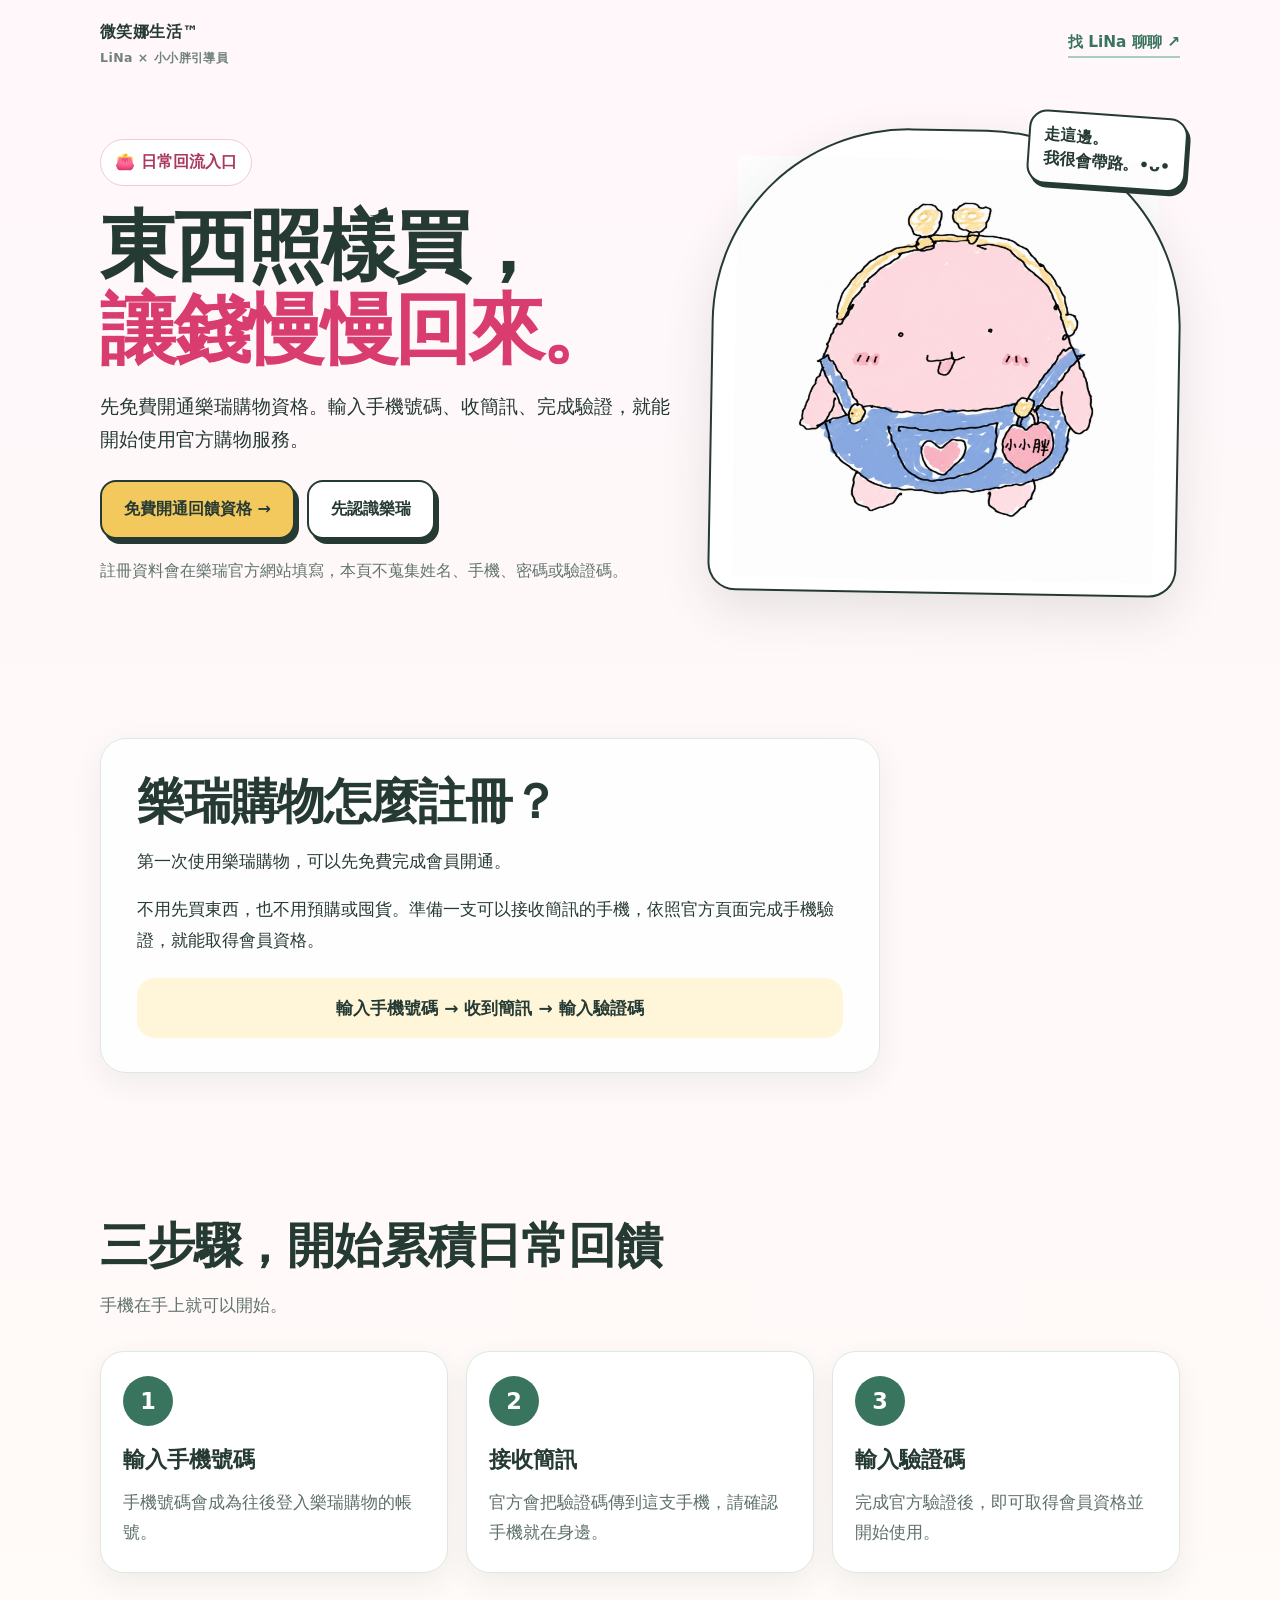
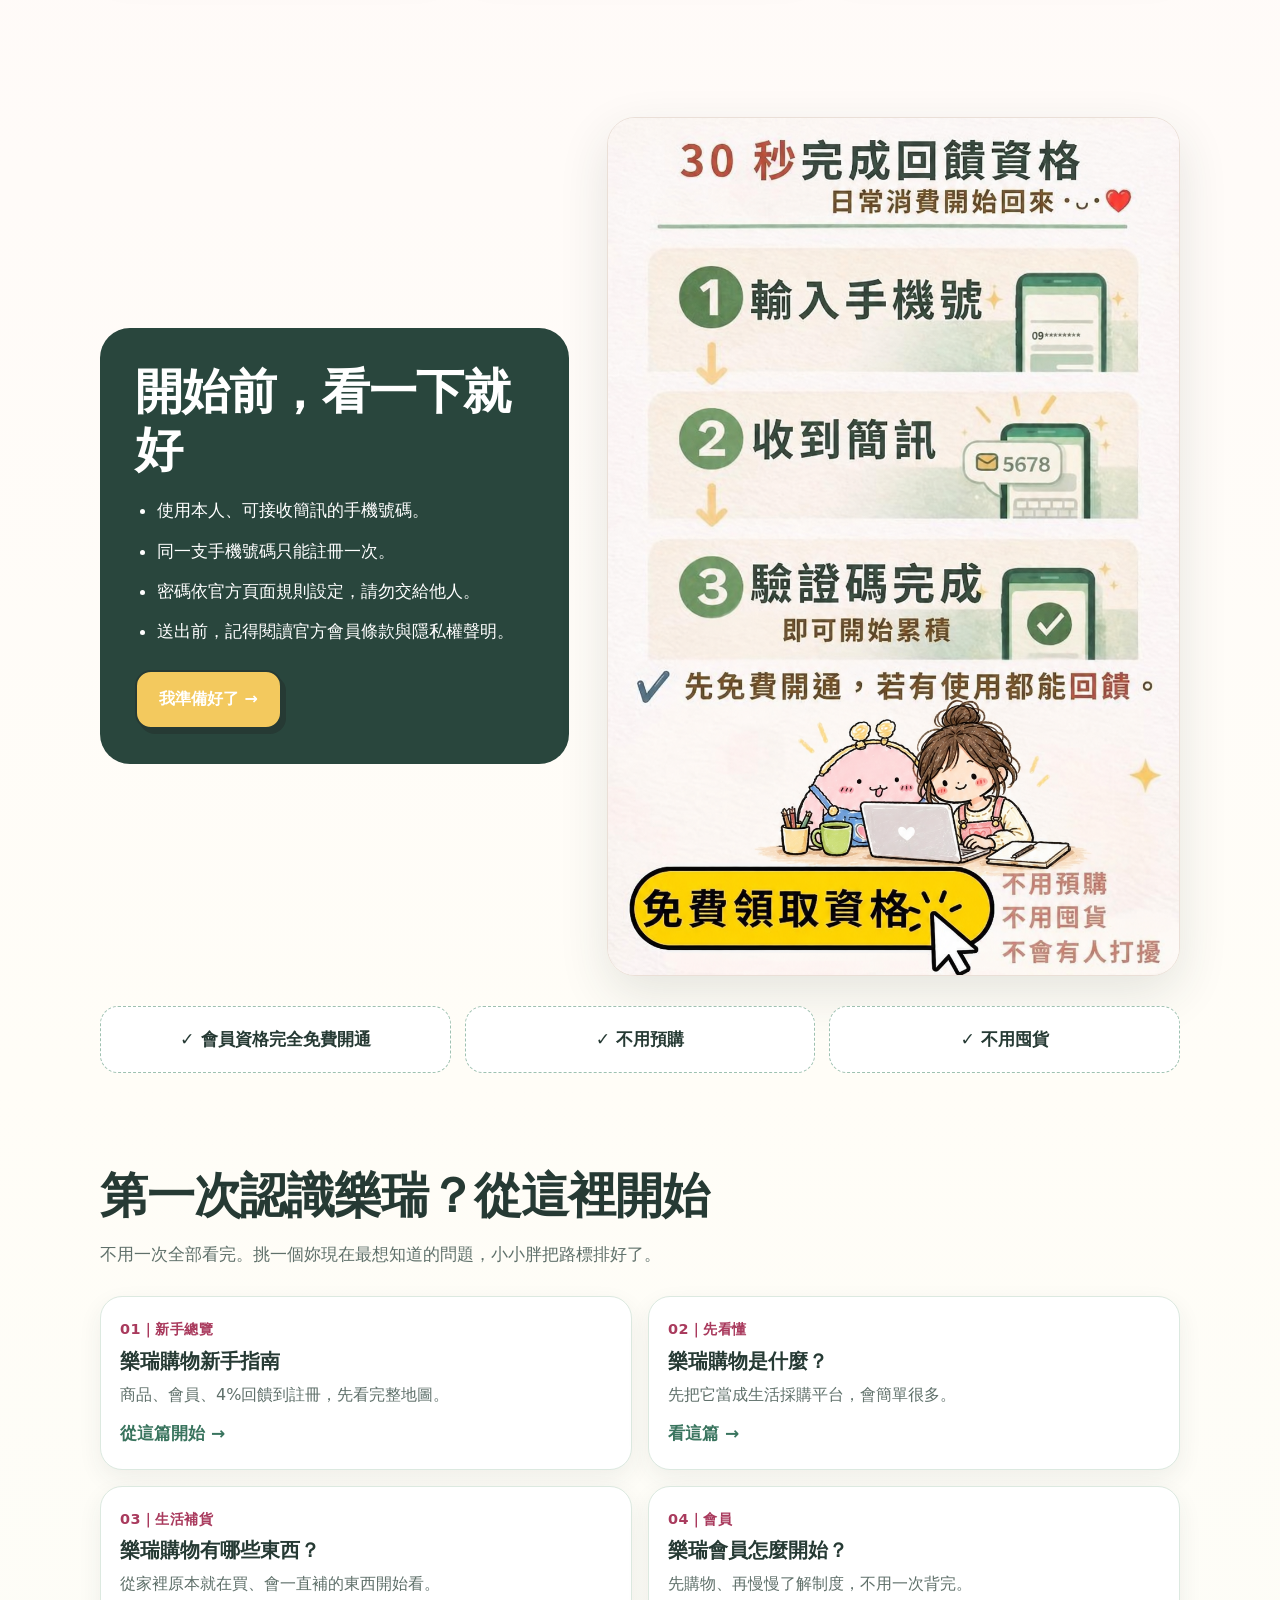
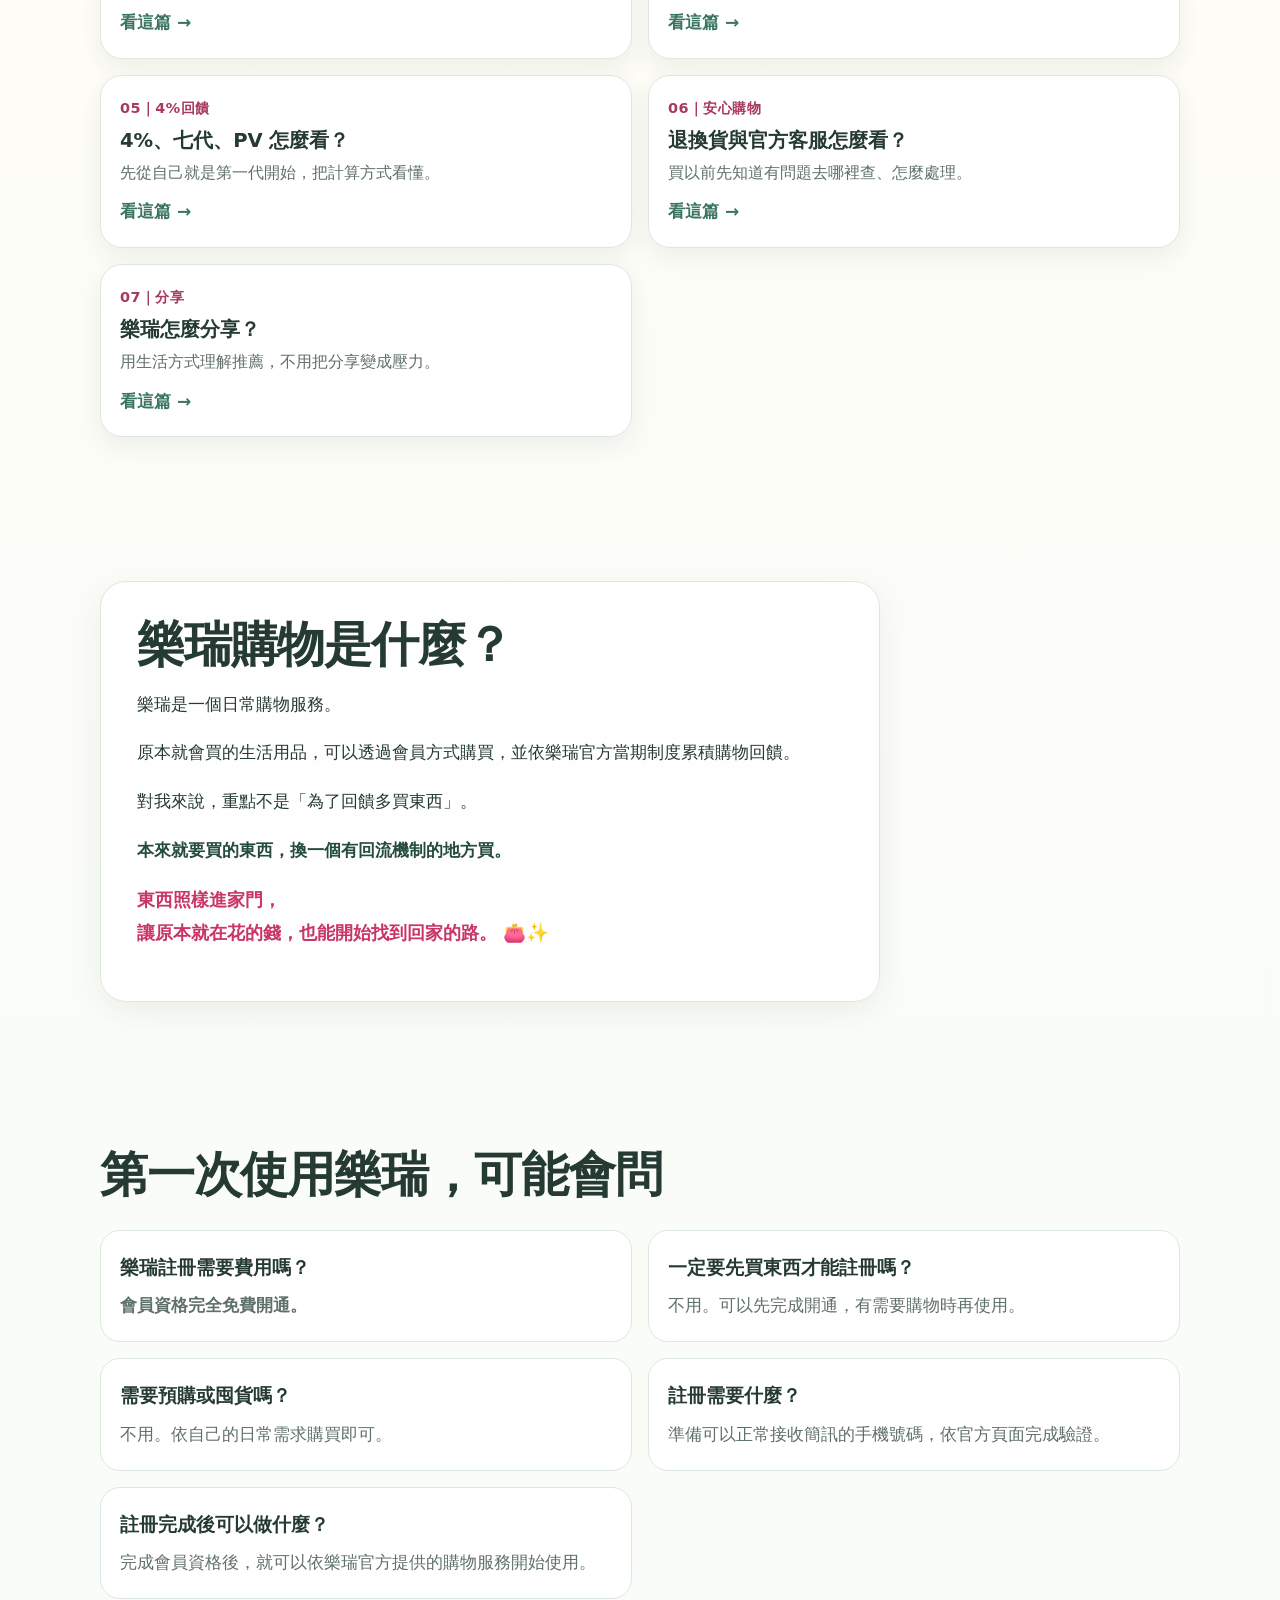
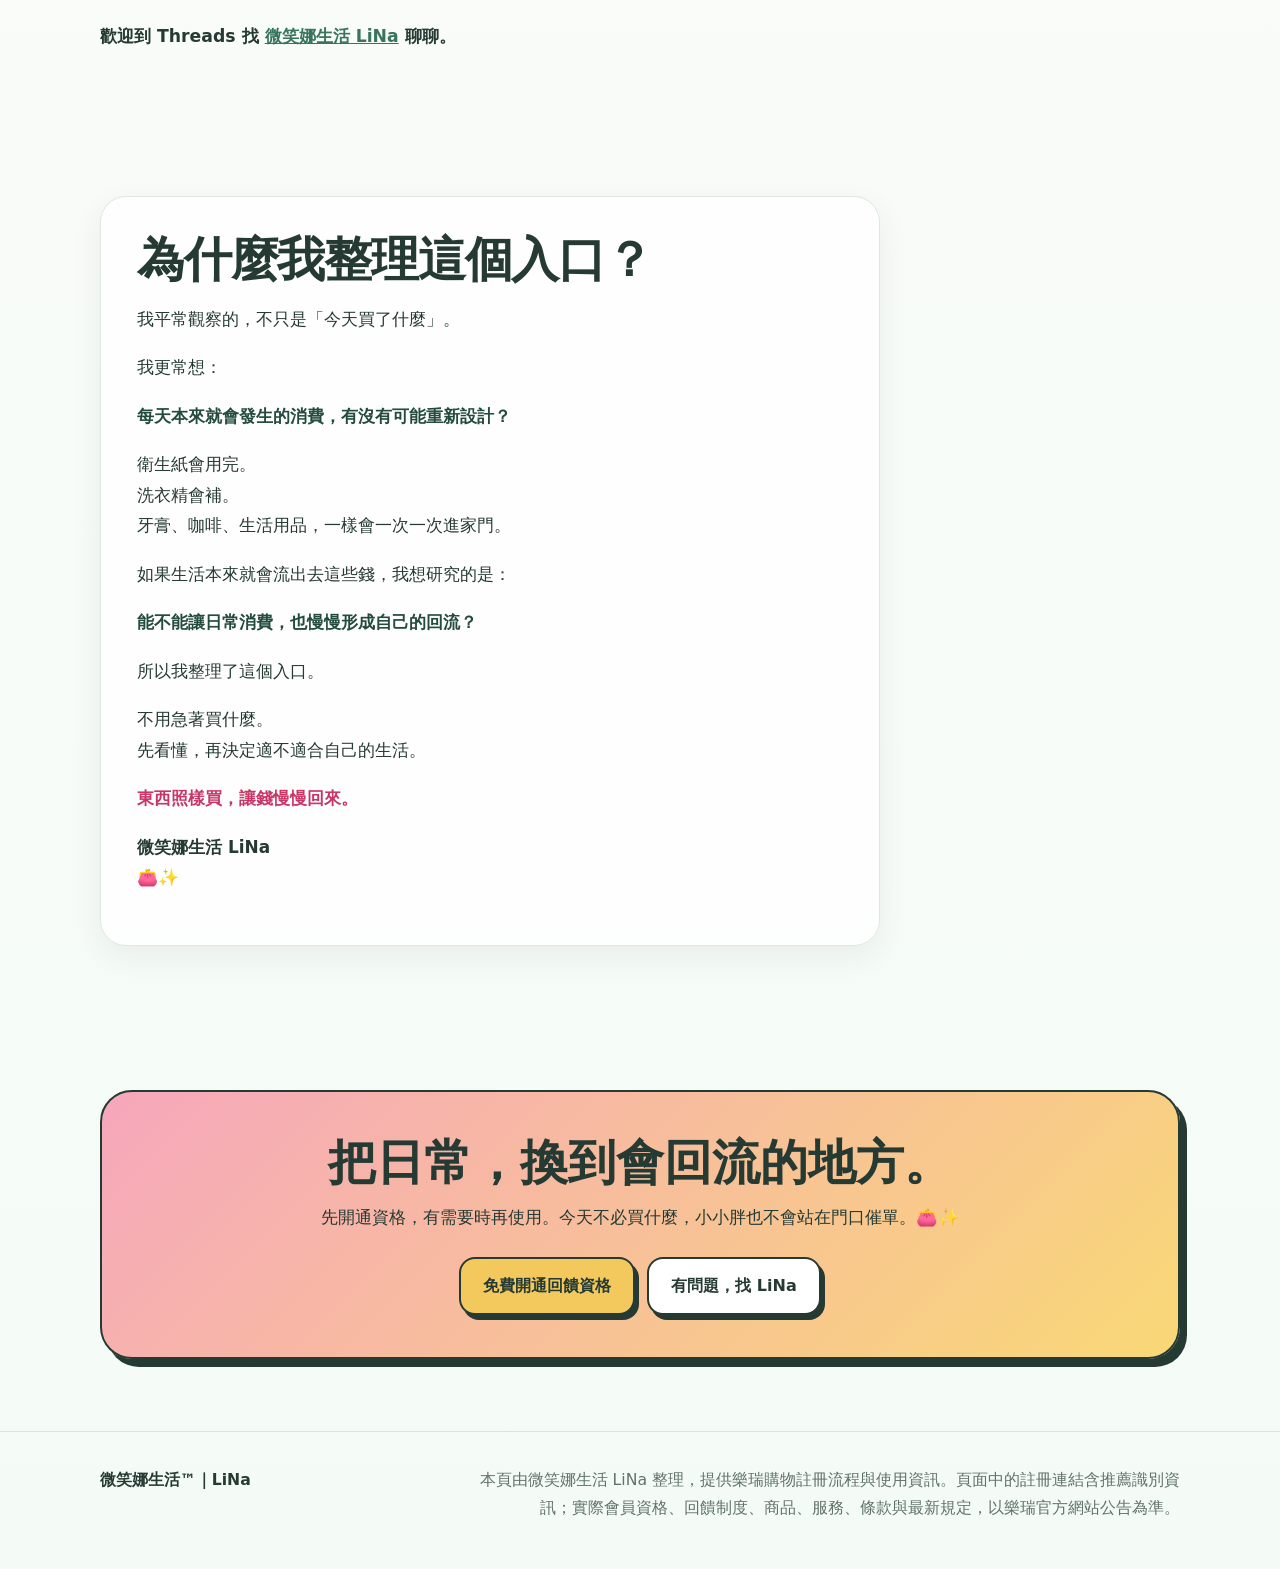
<file: index.html>
<!doctype html>
<html lang="zh-Hant">
<head>
  <meta charset="utf-8">
  <meta name="viewport" content="width=device-width,initial-scale=1,viewport-fit=cover">
  <meta name="description" content="樂瑞購物怎麼註冊？由微笑娜生活 LiNa 整理免費會員開通流程：輸入手機號碼、接收簡訊、完成驗證。免預購、免囤貨，並提供樂瑞購物、會員、4%回饋與權益的新手指南。">
  <meta name="theme-color" content="#e95683">
  <meta name="robots" content="index,follow,max-image-preview:large">
  <link rel="canonical" href="https://smilenalife1177.github.io/lerich-register/">

  <meta property="og:type" content="website">
  <meta property="og:locale" content="zh_TW">
  <meta property="og:title" content="樂瑞購物怎麼註冊？3步驟免費開通｜微笑娜生活 LiNa">
  <meta property="og:description" content="免費開通樂瑞會員資格，並從新手指南看懂商品、會員、4%回饋、權益與分享。">
  <meta property="og:url" content="https://smilenalife1177.github.io/lerich-register/">

  <title>樂瑞購物怎麼註冊？3步驟免費開通｜微笑娜生活 LiNa</title>
  <link rel="icon" type="image/svg+xml" href="data:image/svg+xml,%3Csvg xmlns='http://www.w3.org/2000/svg' viewBox='0 0 64 64'%3E%3Crect width='64' height='64' rx='16' fill='%23f8bfd0'/%3E%3Cpath d='M15 25h34v24H15z' fill='%23e95683' stroke='%232d4039' stroke-width='4'/%3E%3Cpath d='M18 25c2-11 26-11 28 0' fill='none' stroke='%23f4c85c' stroke-width='5'/%3E%3Ccircle cx='27' cy='15' r='5' fill='%23f4c85c'/%3E%3Ccircle cx='38' cy='15' r='5' fill='%23f4c85c'/%3E%3Cpath d='M32 32l5 5-5 6-5-6z' fill='%23fff'/%3E%3C/svg%3E">

  <style>
    :root{
      --ink:#263a34;
      --pink:#ef88a8;
      --pink2:#fff0f5;
      --green:#39745e;
      --cream:#fffaf2;
      --gold:#f3c95e;
      --line:#dce9e0;
      --muted:#5f706a;
      --shadow:0 18px 50px rgba(38,58,52,.12);
    }

    *{box-sizing:border-box}
    html{scroll-behavior:smooth;-webkit-text-size-adjust:100%}
    body{
      margin:0;
      background:linear-gradient(180deg,#fff7fa 0,#fffdf7 42%,#f4fbf7 100%);
      color:var(--ink);
      font-family:"Noto Sans TC","PingFang TC","Microsoft JhengHei",system-ui,sans-serif;
      font-size:18px;
      line-height:1.8;
    }
    a{color:inherit}
    .wrap{width:min(100% - 28px,1080px);margin:auto}

    .nav{display:flex;align-items:center;justify-content:space-between;gap:16px;padding:16px 0}
    .brand{font-size:1.05rem;font-weight:900;letter-spacing:.03em}
    .brand small{display:block;font-size:.86rem;font-weight:700;color:#70827c}
    .mini-link{font-size:1rem;font-weight:900;color:var(--green);text-decoration:none;border-bottom:2px solid #a8cdbb;white-space:nowrap}

    .hero{display:grid;grid-template-columns:1fr;gap:34px;align-items:center;padding:32px 0 54px}
    .eyebrow{display:inline-flex;gap:8px;align-items:center;padding:8px 14px;border-radius:99px;background:#fff;border:1px solid #f3cad8;font-size:1rem;font-weight:900;color:#a93a5d}
    .hero h1{font-size:clamp(2.55rem,12vw,4rem);line-height:1.08;margin:20px 0 18px;letter-spacing:-.045em}
    .hero h1 em{display:block;color:#d93d70;font-style:normal}
    .lead{font-size:1.18rem;line-height:1.75;max-width:650px;margin:0 0 24px}

    .cta-row{display:grid;gap:13px}
    .btn{display:inline-flex;justify-content:center;align-items:center;gap:9px;min-height:58px;padding:14px 20px;border-radius:16px;text-decoration:none;font-size:1.08rem;font-weight:900;border:2px solid var(--ink);box-shadow:4px 5px 0 var(--ink);transition:.18s transform,.18s box-shadow;text-align:center}
    .btn:hover{transform:translate(2px,2px);box-shadow:2px 3px 0 var(--ink)}
    .primary{background:var(--gold)}
    .secondary{background:#fff}
    .micro{margin:18px 0 0;color:#61746e;font-size:1rem;line-height:1.7}

    .mascot-card{position:relative;width:min(90%,430px);margin:auto;background:#fff;border:2px solid var(--ink);border-radius:42% 42% 28px 28px;padding:28px 22px 12px;box-shadow:var(--shadow);transform:rotate(1deg)}
    .mascot-card img{display:block;width:100%;mix-blend-mode:multiply}
    .bubble{position:absolute;top:-20px;right:-6px;background:#fff;border:2px solid var(--ink);border-radius:18px;padding:11px 14px;font-size:1rem;line-height:1.5;font-weight:900;transform:rotate(3deg);box-shadow:3px 4px 0 var(--ink)}

    section{padding:54px 0}
    .section-title{font-size:clamp(2rem,9vw,3rem);line-height:1.2;margin:0 0 15px;letter-spacing:-.025em}
    .section-note{margin:0 0 30px;color:#60716b;font-size:1.08rem}
    .copy{max-width:780px}
    .copy p{margin:0 0 18px}
    .copy strong{font-weight:900;color:#244c3e}
    .highlight{font-size:1.15rem;font-weight:900;color:#c93666}

    .intro-card,.about-card,.story-card{background:rgba(255,255,255,.86);border:1px solid var(--line);border-radius:26px;padding:26px 22px;box-shadow:0 10px 30px rgba(38,58,52,.07)}
    .flow{margin:22px 0 0;padding:16px 18px;background:#fff6d9;border-radius:18px;font-weight:900;text-align:center;line-height:1.7}

    .steps{display:grid;grid-template-columns:1fr;gap:16px}
    .step{background:#fff;border:1px solid var(--line);border-radius:24px;padding:24px 22px;box-shadow:0 10px 28px rgba(38,58,52,.07)}
    .num{display:grid;place-items:center;width:50px;height:50px;border-radius:50%;background:var(--green);color:#fff;font-size:1.4rem;font-weight:900}
    .step h3{font-size:1.38rem;margin:14px 0 7px}
    .step p{margin:0;color:var(--muted);font-size:1.06rem}

    .guide{display:grid;grid-template-columns:1fr;gap:24px;align-items:center}
    .guide-copy{background:#29463d;color:white;border-radius:30px;padding:29px 23px}
    .guide-copy h2{margin-top:0}
    .guide-copy ul{padding-left:1.35rem;margin-bottom:24px}
    .guide-copy li{font-size:1.05rem}
    .guide-copy li+li{margin-top:10px}
    .guide-visual img{display:block;width:100%;border-radius:28px;box-shadow:var(--shadow);border:1px solid #eadfd7}

    .trust{display:grid;grid-template-columns:1fr;gap:12px;margin-top:26px}
    .trust div{padding:17px 18px;border-radius:18px;background:#fff;border:1px dashed #9ec1b1;font-size:1.08rem;font-weight:900;text-align:center}

    .content-hub{padding-top:22px}
    .hub-head{max-width:760px;margin-bottom:26px}
    .hub-head p{margin:0;color:var(--muted);font-size:1.08rem}
    .hub-grid{display:grid;grid-template-columns:1fr;gap:14px}
    .hub-card{display:block;text-decoration:none;background:#fff;border:1px solid var(--line);border-radius:22px;padding:20px 19px;box-shadow:0 9px 24px rgba(38,58,52,.07);transition:.18s transform,.18s box-shadow,.18s border-color}
    .hub-card:hover{transform:translateY(-2px);box-shadow:0 13px 30px rgba(38,58,52,.11);border-color:#a8cdbb}
    .hub-kicker{display:block;margin-bottom:5px;color:#a93a5d;font-size:.9rem;font-weight:900;letter-spacing:.03em}
    .hub-card h3{margin:0 0 5px;font-size:1.22rem;line-height:1.45}
    .hub-card p{margin:0;color:var(--muted);font-size:1rem;line-height:1.65}
    .hub-card .go{display:block;margin-top:10px;color:var(--green);font-weight:900}

    .faq{display:grid;gap:13px;margin-top:26px}
    .faq-item{background:#fff;border:1px solid var(--line);border-radius:20px;padding:20px 19px}
    .faq-item h3{font-size:1.16rem;margin:0 0 7px}
    .faq-item p{margin:0;color:var(--muted);font-size:1.04rem}
    .contact-line{margin:22px 0 0;font-size:1.08rem;font-weight:900}
    .contact-line a{color:var(--green)}

    .story-card p{font-size:1.06rem}
    .story-sign{margin-top:26px;font-weight:900}

    .final{margin:54px auto;background:linear-gradient(135deg,#f6a7bc,#f9d876);border:2px solid var(--ink);border-radius:32px;padding:32px 23px;text-align:center;box-shadow:7px 8px 0 var(--ink)}
    .final h2{font-size:clamp(2rem,9vw,3rem);line-height:1.2;margin:0 0 10px}
    .final p{margin:0 auto 24px;max-width:660px;font-size:1.08rem}

    .footer{padding:34px 0 48px;border-top:1px solid #d8e4de;color:#61716c;font-size:.98rem;line-height:1.75}
    .footer-grid{display:grid;gap:10px}
    .footer strong{color:var(--ink)}

    @media(min-width:761px){
      body{font-size:17px}
      .wrap{width:min(1080px,calc(100% - 40px))}
      .nav{padding:18px 0}
      .brand{font-size:1rem}.brand small{font-size:.78rem}.mini-link{font-size:.96rem}
      .hero{grid-template-columns:1.1fr .9fr;gap:38px;padding:42px 0 72px}
      .hero h1{font-size:clamp(2.8rem,6vw,5.5rem)}
      .lead{font-size:1.18rem}
      .cta-row{display:flex;gap:12px;flex-wrap:wrap}
      .btn{font-size:1rem;min-height:54px;padding:13px 22px}
      .mascot-card{width:auto;margin:0}
      section{padding:72px 0}
      .intro-card,.about-card,.story-card{padding:34px 36px}
      .steps{grid-template-columns:repeat(3,1fr);gap:18px}
      .guide{grid-template-columns:.9fr 1.1fr;gap:38px}
      .guide-copy{padding:35px}
      .trust{grid-template-columns:repeat(3,1fr);gap:14px;margin-top:30px}
      .hub-grid{grid-template-columns:repeat(2,1fr);gap:16px}
      .faq{grid-template-columns:repeat(2,1fr);gap:16px}
      .final{margin:72px auto;padding:42px}
      .footer-grid{display:flex;justify-content:space-between;gap:22px;align-items:flex-start}
      .footer-grid span:last-child{max-width:720px;text-align:right}
    }

    @media(max-width:430px){
      body{font-size:18px}
      .wrap{width:min(100% - 24px,1080px)}
      .nav{align-items:flex-start}
      .brand{font-size:1rem}
      .brand small{font-size:.82rem}
      .mini-link{font-size:.92rem}
      .hero h1{font-size:2.6rem}
      .lead{font-size:1.16rem}
      .section-title{font-size:2rem}
      .bubble{font-size:.94rem}
      .hub-card{padding:19px 17px}
      .hub-card h3{font-size:1.18rem}
    }

    @media(prefers-reduced-motion:reduce){html{scroll-behavior:auto}.btn,.hub-card{transition:none}}
  </style>
</head>
<body>
  <header class="wrap nav">
    <div class="brand">微笑娜生活™ <small>LiNa × 小小胖引導員</small></div>
    <a class="mini-link" href="https://www.threads.com/@_smilenalife_tw" target="_blank" rel="noopener">找 LiNa 聊聊 ↗</a>
  </header>

  <main>
    <div class="wrap hero">
      <div>
        <span class="eyebrow">👛 日常回流入口</span>
        <h1>東西照樣買，<em>讓錢慢慢回來。</em></h1>
        <p class="lead">先免費開通樂瑞購物資格。輸入手機號碼、收簡訊、完成驗證，就能開始使用官方購物服務。</p>
        <div class="cta-row">
          <a class="btn primary" href="https://www.lerich.com.tw/index.php/frontend/register/u/efc7be034e5e380c97e98f7b6dedfed9" target="_blank" rel="sponsored noopener">免費開通回饋資格 →</a>
          <a class="btn secondary" href="./learn/">先認識樂瑞</a>
        </div>
        <p class="micro">註冊資料會在樂瑞官方網站填寫，本頁不蒐集姓名、手機、密碼或驗證碼。</p>
      </div>
      <div class="mascot-card">
        <div class="bubble">走這邊。<br>我很會帶路。•ᴗ•</div>
        <img src="xiaoxiaopang.png" alt="穿著藍色吊帶褲的小小胖錢包角色">
      </div>
    </div>

    <section>
      <div class="wrap">
        <div class="intro-card copy">
          <h2 class="section-title">樂瑞購物怎麼註冊？</h2>
          <p>第一次使用樂瑞購物，可以先免費完成會員開通。</p>
          <p>不用先買東西，也不用預購或囤貨。準備一支可以接收簡訊的手機，依照官方頁面完成手機驗證，就能取得會員資格。</p>
          <div class="flow">輸入手機號碼 → 收到簡訊 → 輸入驗證碼</div>
        </div>
      </div>
    </section>

    <section id="how">
      <div class="wrap">
        <h2 class="section-title">三步驟，開始累積日常回饋</h2>
        <p class="section-note">手機在手上就可以開始。</p>
        <div class="steps">
          <article class="step"><div class="num">1</div><h3>輸入手機號碼</h3><p>手機號碼會成為往後登入樂瑞購物的帳號。</p></article>
          <article class="step"><div class="num">2</div><h3>接收簡訊</h3><p>官方會把驗證碼傳到這支手機，請確認手機就在身邊。</p></article>
          <article class="step"><div class="num">3</div><h3>輸入驗證碼</h3><p>完成官方驗證後，即可取得會員資格並開始使用。</p></article>
        </div>
      </div>
    </section>

    <section>
      <div class="wrap guide">
        <div class="guide-copy">
          <h2 class="section-title">開始前，看一下就好</h2>
          <ul>
            <li>使用本人、可接收簡訊的手機號碼。</li>
            <li>同一支手機號碼只能註冊一次。</li>
            <li>密碼依官方頁面規則設定，請勿交給他人。</li>
            <li>送出前，記得閱讀官方會員條款與隱私權聲明。</li>
          </ul>
          <a class="btn primary" href="https://www.lerich.com.tw/index.php/frontend/register/u/efc7be034e5e380c97e98f7b6dedfed9" target="_blank" rel="sponsored noopener">我準備好了 →</a>
        </div>
        <div class="guide-visual"><img src="register-guide.png" alt="輸入手機號碼、接收簡訊、輸入驗證碼的三步驟註冊說明"></div>
      </div>
      <div class="wrap trust">
        <div>✓ 會員資格完全免費開通</div>
        <div>✓ 不用預購</div>
        <div>✓ 不用囤貨</div>
      </div>
    </section>

    <section class="content-hub" id="learn-more">
      <div class="wrap">
        <div class="hub-head">
          <h2 class="section-title">第一次認識樂瑞？從這裡開始</h2>
          <p>不用一次全部看完。挑一個妳現在最想知道的問題，小小胖把路標排好了。</p>
        </div>
        <div class="hub-grid">
          <a class="hub-card" href="./learn/">
            <span class="hub-kicker">01｜新手總覽</span>
            <h3>樂瑞購物新手指南</h3>
            <p>商品、會員、4%回饋到註冊，先看完整地圖。</p>
            <span class="go">從這篇開始 →</span>
          </a>
          <a class="hub-card" href="./about/">
            <span class="hub-kicker">02｜先看懂</span>
            <h3>樂瑞購物是什麼？</h3>
            <p>先把它當成生活採購平台，會簡單很多。</p>
            <span class="go">看這篇 →</span>
          </a>
          <a class="hub-card" href="./shopping/">
            <span class="hub-kicker">03｜生活補貨</span>
            <h3>樂瑞購物有哪些東西？</h3>
            <p>從家裡原本就在買、會一直補的東西開始看。</p>
            <span class="go">看這篇 →</span>
          </a>
          <a class="hub-card" href="./membership/">
            <span class="hub-kicker">04｜會員</span>
            <h3>樂瑞會員怎麼開始？</h3>
            <p>先購物、再慢慢了解制度，不用一次背完。</p>
            <span class="go">看這篇 →</span>
          </a>
          <a class="hub-card" href="./reward/">
            <span class="hub-kicker">05｜4%回饋</span>
            <h3>4%、七代、PV 怎麼看？</h3>
            <p>先從自己就是第一代開始，把計算方式看懂。</p>
            <span class="go">看這篇 →</span>
          </a>
          <a class="hub-card" href="./rights/">
            <span class="hub-kicker">06｜安心購物</span>
            <h3>退換貨與官方客服怎麼看？</h3>
            <p>買以前先知道有問題去哪裡查、怎麼處理。</p>
            <span class="go">看這篇 →</span>
          </a>
          <a class="hub-card" href="./sharing/">
            <span class="hub-kicker">07｜分享</span>
            <h3>樂瑞怎麼分享？</h3>
            <p>用生活方式理解推薦，不用把分享變成壓力。</p>
            <span class="go">看這篇 →</span>
          </a>
        </div>
      </div>
    </section>

    <section>
      <div class="wrap">
        <div class="about-card copy">
          <h2 class="section-title">樂瑞購物是什麼？</h2>
          <p>樂瑞是一個日常購物服務。</p>
          <p>原本就會買的生活用品，可以透過會員方式購買，並依樂瑞官方當期制度累積購物回饋。</p>
          <p>對我來說，重點不是「為了回饋多買東西」。</p>
          <p><strong>本來就要買的東西，換一個有回流機制的地方買。</strong></p>
          <p class="highlight">東西照樣進家門，<br>讓原本就在花的錢，也能開始找到回家的路。 👛✨</p>
        </div>
      </div>
    </section>

    <section>
      <div class="wrap">
        <h2 class="section-title">第一次使用樂瑞，可能會問</h2>
        <div class="faq">
          <article class="faq-item"><h3>樂瑞註冊需要費用嗎？</h3><p><strong>會員資格完全免費開通。</strong></p></article>
          <article class="faq-item"><h3>一定要先買東西才能註冊嗎？</h3><p>不用。可以先完成開通，有需要購物時再使用。</p></article>
          <article class="faq-item"><h3>需要預購或囤貨嗎？</h3><p>不用。依自己的日常需求購買即可。</p></article>
          <article class="faq-item"><h3>註冊需要什麼？</h3><p>準備可以正常接收簡訊的手機號碼，依官方頁面完成驗證。</p></article>
          <article class="faq-item"><h3>註冊完成後可以做什麼？</h3><p>完成會員資格後，就可以依樂瑞官方提供的購物服務開始使用。</p></article>
        </div>
        <p class="contact-line">歡迎到 Threads 找 <a href="https://www.threads.com/@_smilenalife_tw" target="_blank" rel="noopener">微笑娜生活 LiNa</a> 聊聊。</p>
      </div>
    </section>

    <section>
      <div class="wrap">
        <div class="story-card copy">
          <h2 class="section-title">為什麼我整理這個入口？</h2>
          <p>我平常觀察的，不只是「今天買了什麼」。</p>
          <p>我更常想：</p>
          <p><strong>每天本來就會發生的消費，有沒有可能重新設計？</strong></p>
          <p>衛生紙會用完。<br>洗衣精會補。<br>牙膏、咖啡、生活用品，一樣會一次一次進家門。</p>
          <p>如果生活本來就會流出去這些錢，我想研究的是：</p>
          <p><strong>能不能讓日常消費，也慢慢形成自己的回流？</strong></p>
          <p>所以我整理了這個入口。</p>
          <p>不用急著買什麼。<br>先看懂，再決定適不適合自己的生活。</p>
          <p class="highlight">東西照樣買，讓錢慢慢回來。</p>
          <p class="story-sign">微笑娜生活 LiNa<br>👛✨</p>
        </div>
      </div>
    </section>

    <section class="wrap final">
      <h2>把日常，換到會回流的地方。</h2>
      <p>先開通資格，有需要時再使用。今天不必買什麼，小小胖也不會站在門口催單。👛✨</p>
      <div class="cta-row" style="justify-content:center">
        <a class="btn primary" href="https://www.lerich.com.tw/index.php/frontend/register/u/efc7be034e5e380c97e98f7b6dedfed9" target="_blank" rel="sponsored noopener">免費開通回饋資格</a>
        <a class="btn secondary" href="https://www.threads.com/@_smilenalife_tw" target="_blank" rel="noopener">有問題，找 LiNa</a>
      </div>
    </section>
  </main>

  <footer class="footer">
    <div class="wrap footer-grid">
      <span><strong>微笑娜生活™｜LiNa</strong></span>
      <span>本頁由微笑娜生活 LiNa 整理，提供樂瑞購物註冊流程與使用資訊。頁面中的註冊連結含推薦識別資訊；實際會員資格、回饋制度、商品、服務、條款與最新規定，以樂瑞官方網站公告為準。</span>
    </div>
  </footer>
</body>
</html>
</file>
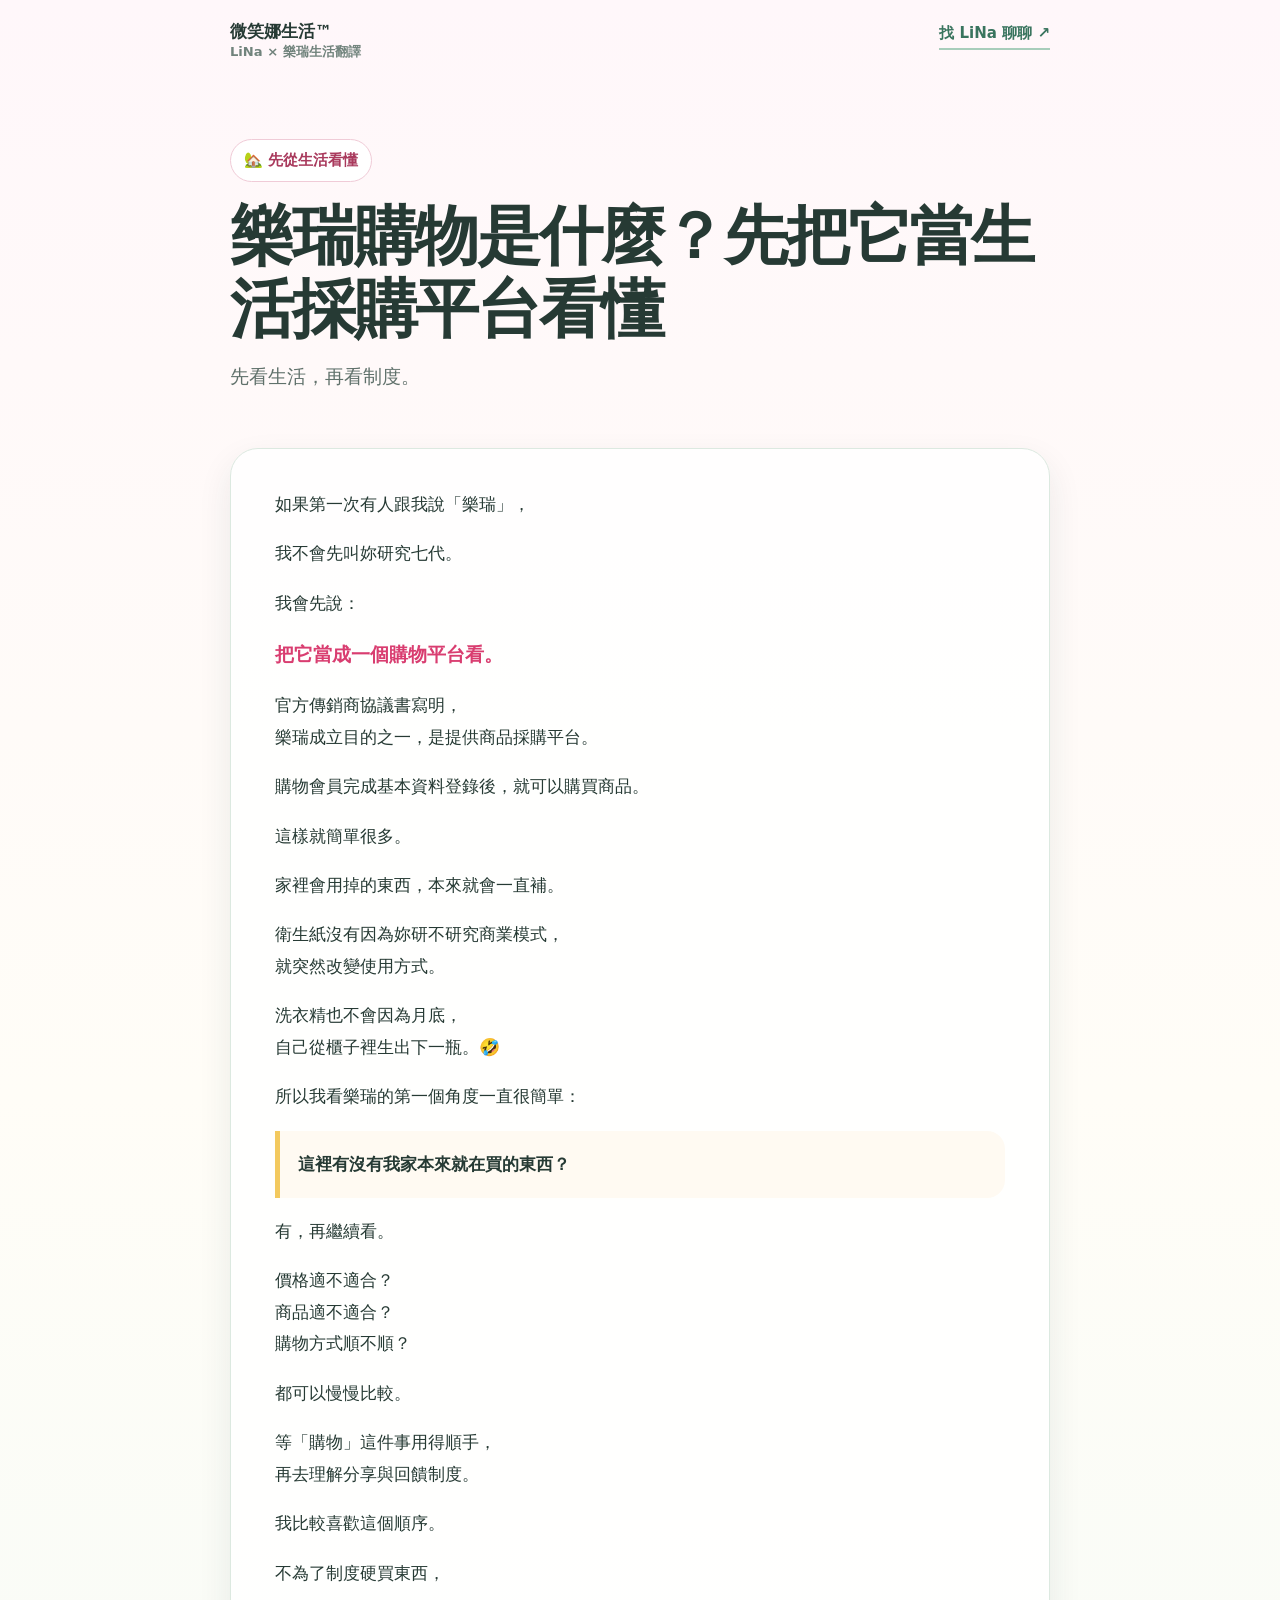
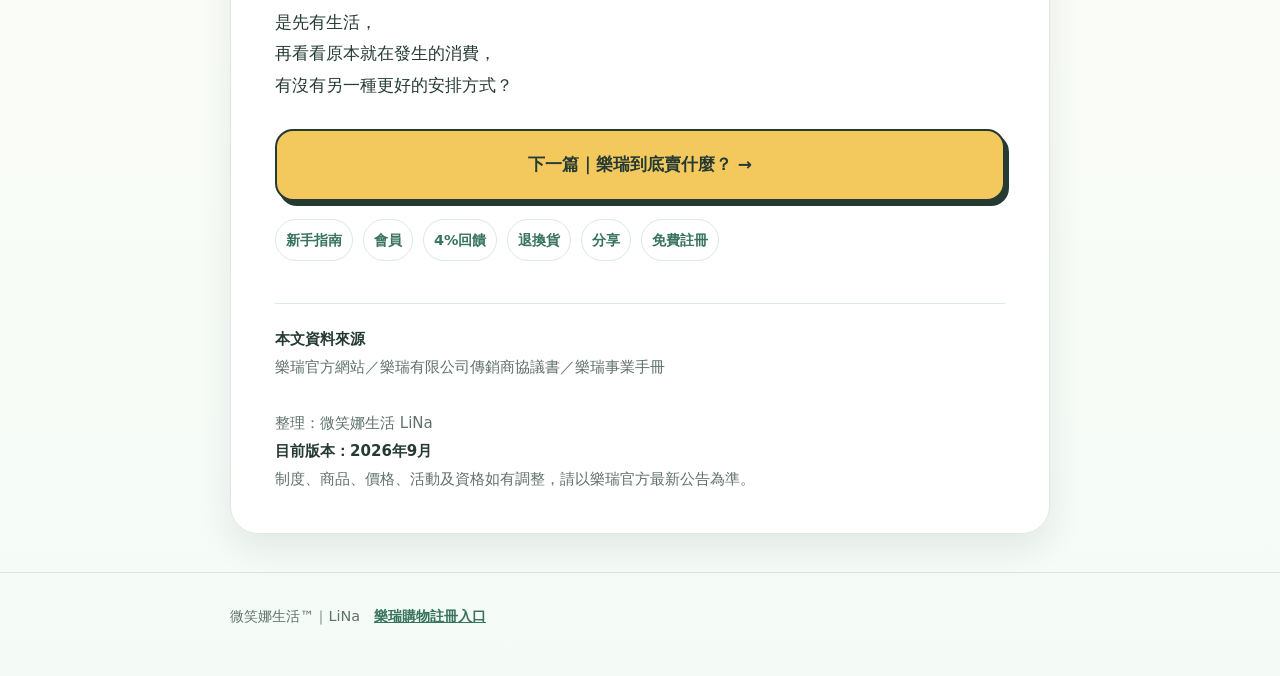
<file: about/index.html>
<!doctype html><html lang="zh-Hant"><head><meta charset="utf-8"><meta name="viewport" content="width=device-width,initial-scale=1,viewport-fit=cover"><meta name="description" content="樂瑞購物是什麼？先把它當成生活採購平台看懂，從家裡本來就在買的東西開始認識，不急著先研究制度。"><meta name="robots" content="index,follow,max-image-preview:large"><link rel="canonical" href="https://smilenalife1177.github.io/lerich-register/about/"><title>樂瑞購物是什麼？先把它當生活採購平台看懂｜微笑娜生活 LiNa</title><link rel="stylesheet" href="../seo.css"></head><body><header class="wrap topbar"><a class="brand" href="../">微笑娜生活™<small>LiNa × 樂瑞生活翻譯</small></a><a class="chat" href="https://www.threads.com/@_smilenalife_tw" target="_blank" rel="noopener">找 LiNa 聊聊 ↗</a></header><main class="wrap"><section class="hero"><span class="eyebrow">🏡 先從生活看懂</span><h1>樂瑞購物是什麼？先把它當生活採購平台看懂</h1><p class="lead">先看生活，再看制度。</p></section><article class="article"><p>如果第一次有人跟我說「樂瑞」，</p><p>我不會先叫妳研究七代。</p><p>我會先說：</p><p class="big">把它當成一個購物平台看。</p><p>官方傳銷商協議書寫明，<br>樂瑞成立目的之一，是提供商品採購平台。</p><p>購物會員完成基本資料登錄後，就可以購買商品。</p><p>這樣就簡單很多。</p><p>家裡會用掉的東西，本來就會一直補。</p><p>衛生紙沒有因為妳研不研究商業模式，<br>就突然改變使用方式。</p><p>洗衣精也不會因為月底，<br>自己從櫃子裡生出下一瓶。🤣</p><p>所以我看樂瑞的第一個角度一直很簡單：</p><p class="quote">這裡有沒有我家本來就在買的東西？</p><p>有，再繼續看。</p><p>價格適不適合？<br>商品適不適合？<br>購物方式順不順？</p><p>都可以慢慢比較。</p><p>等「購物」這件事用得順手，<br>再去理解分享與回饋制度。</p><p>我比較喜歡這個順序。</p><p>不為了制度硬買東西，</p><p>是先有生活，<br>再看看原本就在發生的消費，<br>有沒有另一種更好的安排方式？</p><a class="next" href="../shopping/">下一篇｜樂瑞到底賣什麼？ →</a><div class="mini-nav"><a href="../learn/">新手指南</a><a href="../membership/">會員</a><a href="../reward/">4%回饋</a><a href="../rights/">退換貨</a><a href="../sharing/">分享</a><a href="../">免費註冊</a></div><div class="sources"><strong>本文資料來源</strong><br>樂瑞官方網站／樂瑞有限公司傳銷商協議書／樂瑞事業手冊<br><br>整理：微笑娜生活 LiNa<br><strong>目前版本：2026年9月</strong><br>制度、商品、價格、活動及資格如有調整，請以樂瑞官方最新公告為準。</div></article></main><footer class="footer"><div class="wrap">微笑娜生活™｜LiNa　<a href="../">樂瑞購物註冊入口</a></div></footer></body></html>
</file>
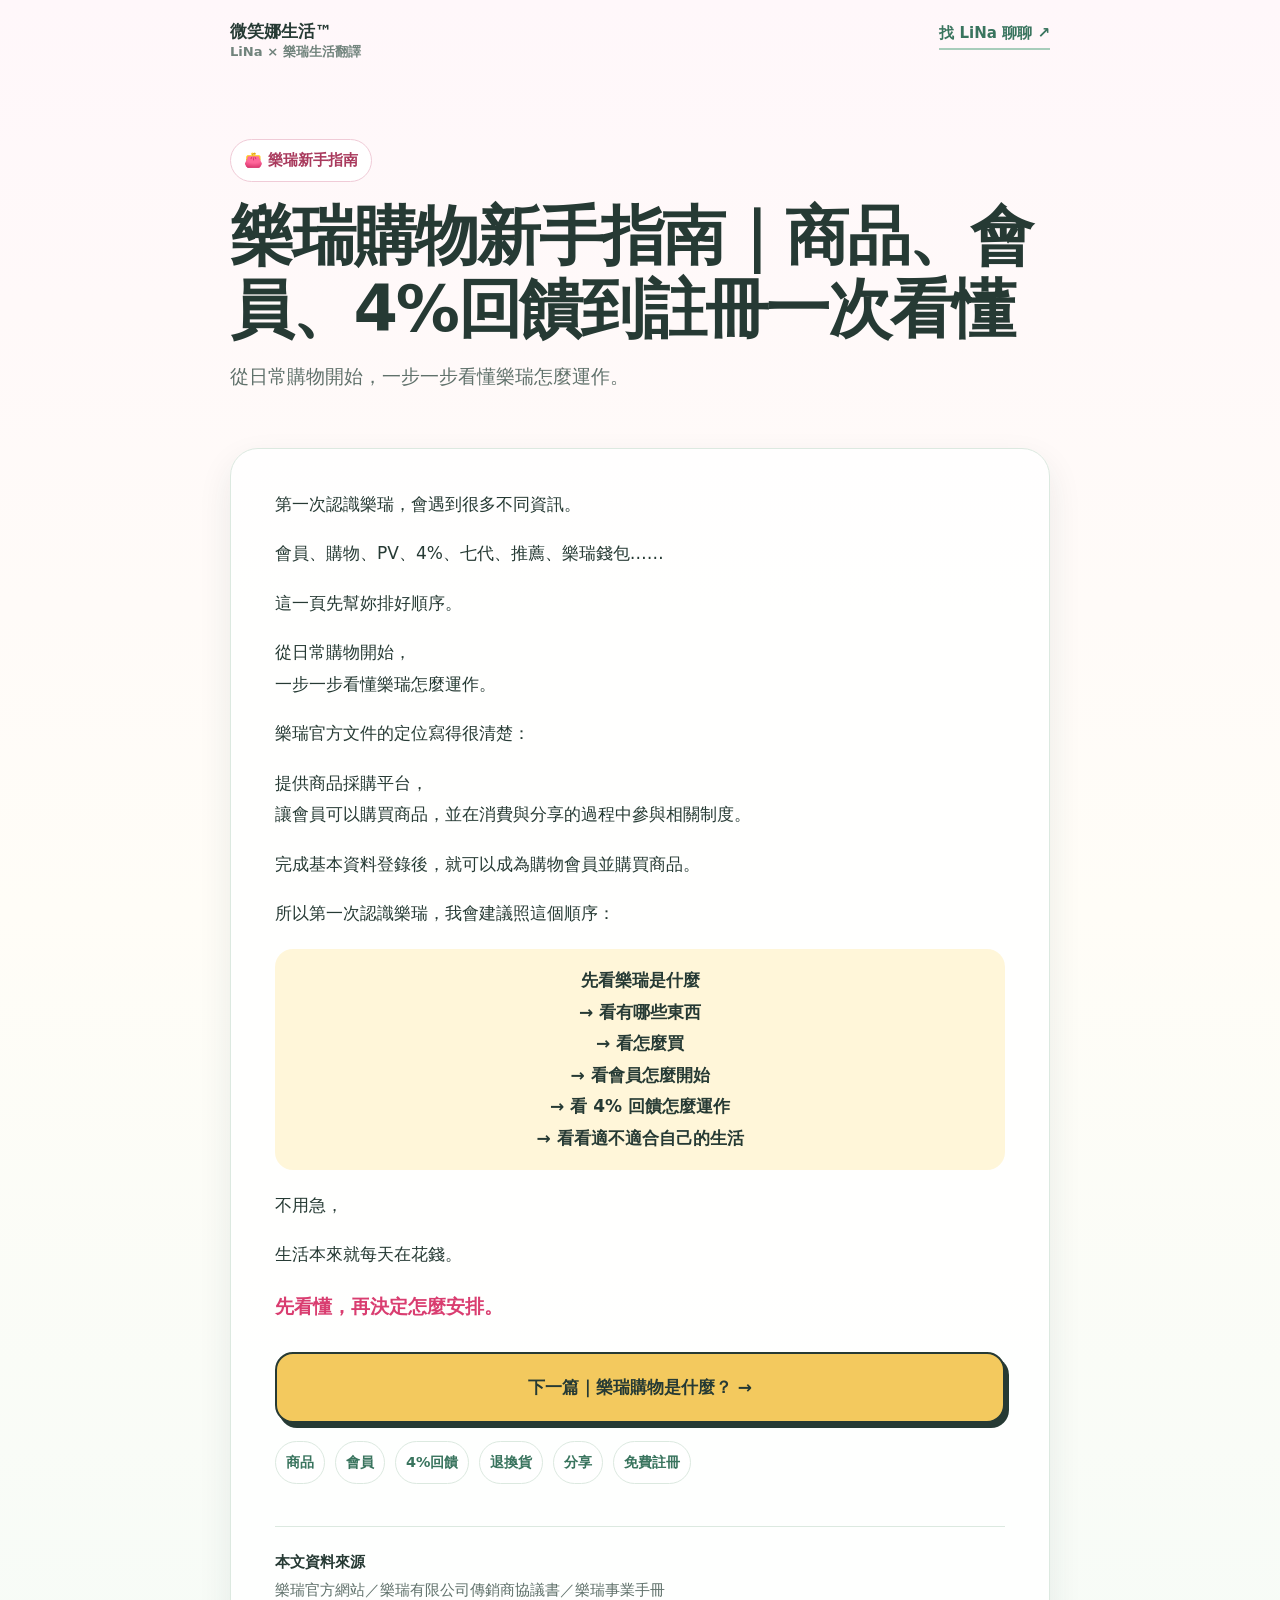
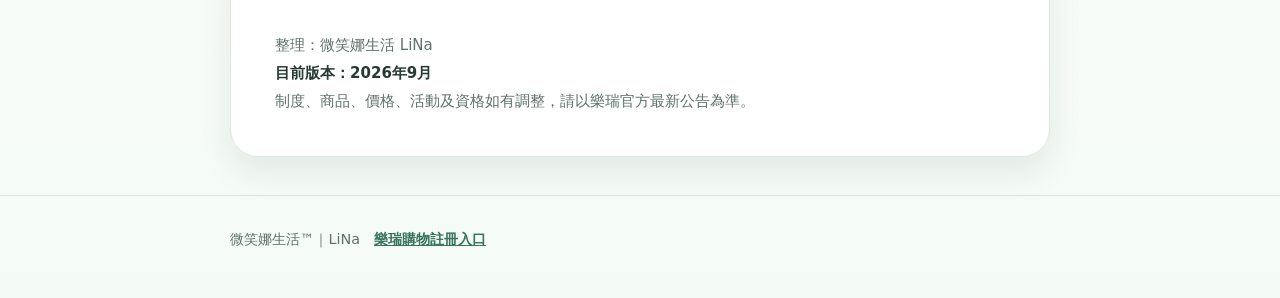
<file: learn/index.html>
<!doctype html><html lang="zh-Hant"><head><meta charset="utf-8"><meta name="viewport" content="width=device-width,initial-scale=1,viewport-fit=cover"><meta name="description" content="第一次認識樂瑞購物？從商品、會員、4%回饋到註冊，依生活使用順序一步一步看懂樂瑞怎麼運作。"><meta name="robots" content="index,follow,max-image-preview:large"><link rel="canonical" href="https://smilenalife1177.github.io/lerich-register/learn/"><title>樂瑞購物新手指南｜商品、會員、4%回饋到註冊一次看懂｜微笑娜生活 LiNa</title><link rel="stylesheet" href="../seo.css"></head><body><header class="wrap topbar"><a class="brand" href="../">微笑娜生活™<small>LiNa × 樂瑞生活翻譯</small></a><a class="chat" href="https://www.threads.com/@_smilenalife_tw" target="_blank" rel="noopener">找 LiNa 聊聊 ↗</a></header><main class="wrap"><section class="hero"><span class="eyebrow">👛 樂瑞新手指南</span><h1>樂瑞購物新手指南｜商品、會員、4%回饋到註冊一次看懂</h1><p class="lead">從日常購物開始，一步一步看懂樂瑞怎麼運作。</p></section><article class="article"><p>第一次認識樂瑞，會遇到很多不同資訊。</p><p>會員、購物、PV、4%、七代、推薦、樂瑞錢包……</p><p>這一頁先幫妳排好順序。</p><p>從日常購物開始，<br>一步一步看懂樂瑞怎麼運作。</p><p>樂瑞官方文件的定位寫得很清楚：</p><p>提供商品採購平台，<br>讓會員可以購買商品，並在消費與分享的過程中參與相關制度。</p><p>完成基本資料登錄後，就可以成為購物會員並購買商品。</p><p>所以第一次認識樂瑞，我會建議照這個順序：</p><div class="flow">先看樂瑞是什麼<br>→ 看有哪些東西<br>→ 看怎麼買<br>→ 看會員怎麼開始<br>→ 看 4% 回饋怎麼運作<br>→ 看看適不適合自己的生活</div><p>不用急，</p><p>生活本來就每天在花錢。</p><p class="big">先看懂，再決定怎麼安排。</p><a class="next" href="../about/">下一篇｜樂瑞購物是什麼？ →</a><div class="mini-nav"><a href="../shopping/">商品</a><a href="../membership/">會員</a><a href="../reward/">4%回饋</a><a href="../rights/">退換貨</a><a href="../sharing/">分享</a><a href="../">免費註冊</a></div><div class="sources"><strong>本文資料來源</strong><br>樂瑞官方網站／樂瑞有限公司傳銷商協議書／樂瑞事業手冊<br><br>整理：微笑娜生活 LiNa<br><strong>目前版本：2026年9月</strong><br>制度、商品、價格、活動及資格如有調整，請以樂瑞官方最新公告為準。</div></article></main><footer class="footer"><div class="wrap">微笑娜生活™｜LiNa　<a href="../">樂瑞購物註冊入口</a></div></footer></body></html>
</file>
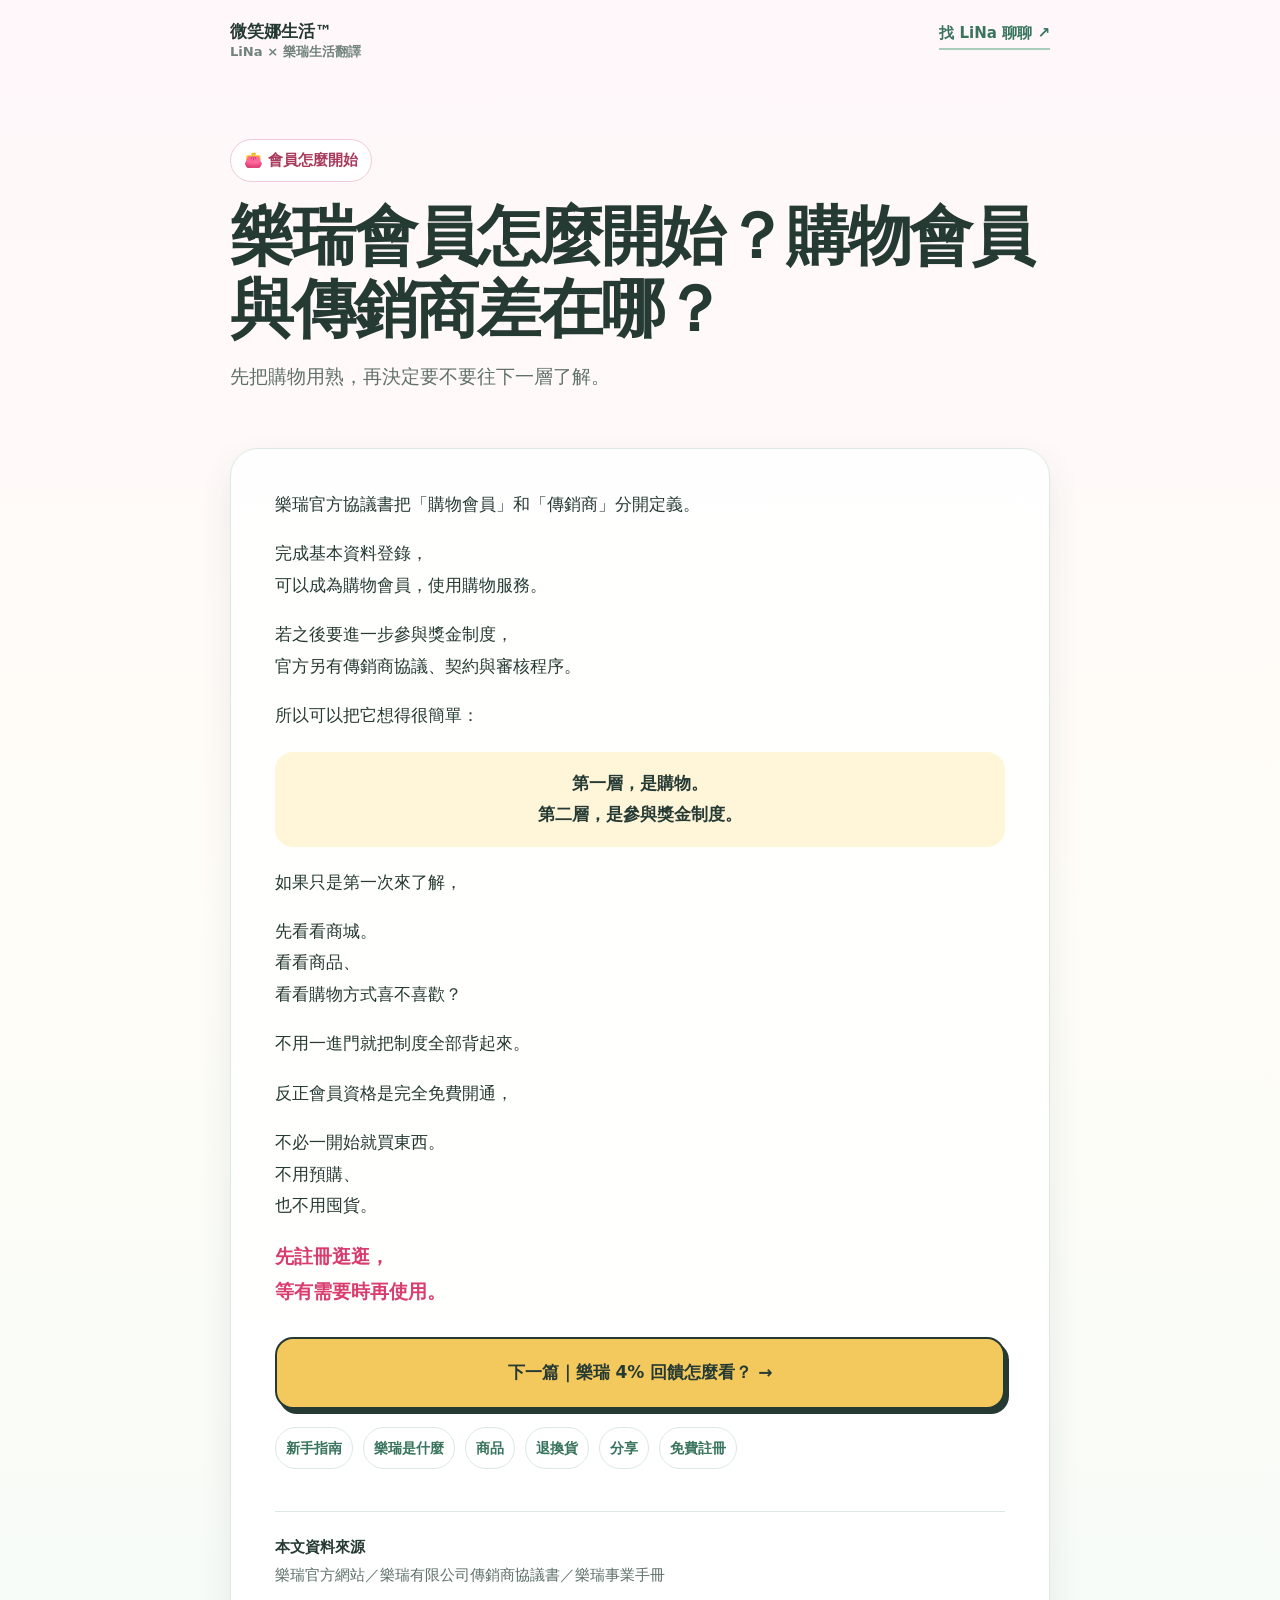
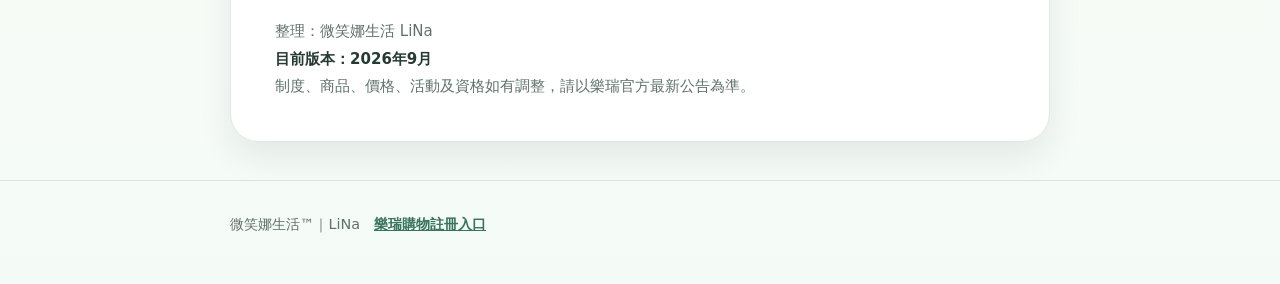
<file: membership/index.html>
<!doctype html><html lang="zh-Hant"><head><meta charset="utf-8"><meta name="viewport" content="width=device-width,initial-scale=1,viewport-fit=cover"><meta name="description" content="樂瑞會員怎麼開始？先看購物會員與參與獎金制度的差別，會員資格免費開通，不用一開始就買東西。"><meta name="robots" content="index,follow,max-image-preview:large"><link rel="canonical" href="https://smilenalife1177.github.io/lerich-register/membership/"><title>樂瑞會員怎麼開始？購物會員與傳銷商差在哪？｜微笑娜生活 LiNa</title><link rel="stylesheet" href="../seo.css"></head><body><header class="wrap topbar"><a class="brand" href="../">微笑娜生活™<small>LiNa × 樂瑞生活翻譯</small></a><a class="chat" href="https://www.threads.com/@_smilenalife_tw" target="_blank" rel="noopener">找 LiNa 聊聊 ↗</a></header><main class="wrap"><section class="hero"><span class="eyebrow">👛 會員怎麼開始</span><h1>樂瑞會員怎麼開始？購物會員與傳銷商差在哪？</h1><p class="lead">先把購物用熟，再決定要不要往下一層了解。</p></section><article class="article"><p>樂瑞官方協議書把「購物會員」和「傳銷商」分開定義。</p><p>完成基本資料登錄，<br>可以成為購物會員，使用購物服務。</p><p>若之後要進一步參與獎金制度，<br>官方另有傳銷商協議、契約與審核程序。</p><p>所以可以把它想得很簡單：</p><div class="flow">第一層，是購物。<br>第二層，是參與獎金制度。</div><p>如果只是第一次來了解，</p><p>先看看商城。<br>看看商品、<br>看看購物方式喜不喜歡？</p><p>不用一進門就把制度全部背起來。</p><p>反正會員資格是完全免費開通，</p><p>不必一開始就買東西。<br>不用預購、<br>也不用囤貨。</p><p class="big">先註冊逛逛，<br>等有需要時再使用。</p><a class="next" href="../reward/">下一篇｜樂瑞 4% 回饋怎麼看？ →</a><div class="mini-nav"><a href="../learn/">新手指南</a><a href="../about/">樂瑞是什麼</a><a href="../shopping/">商品</a><a href="../rights/">退換貨</a><a href="../sharing/">分享</a><a href="../">免費註冊</a></div><div class="sources"><strong>本文資料來源</strong><br>樂瑞官方網站／樂瑞有限公司傳銷商協議書／樂瑞事業手冊<br><br>整理：微笑娜生活 LiNa<br><strong>目前版本：2026年9月</strong><br>制度、商品、價格、活動及資格如有調整，請以樂瑞官方最新公告為準。</div></article></main><footer class="footer"><div class="wrap">微笑娜生活™｜LiNa　<a href="../">樂瑞購物註冊入口</a></div></footer></body></html>
</file>
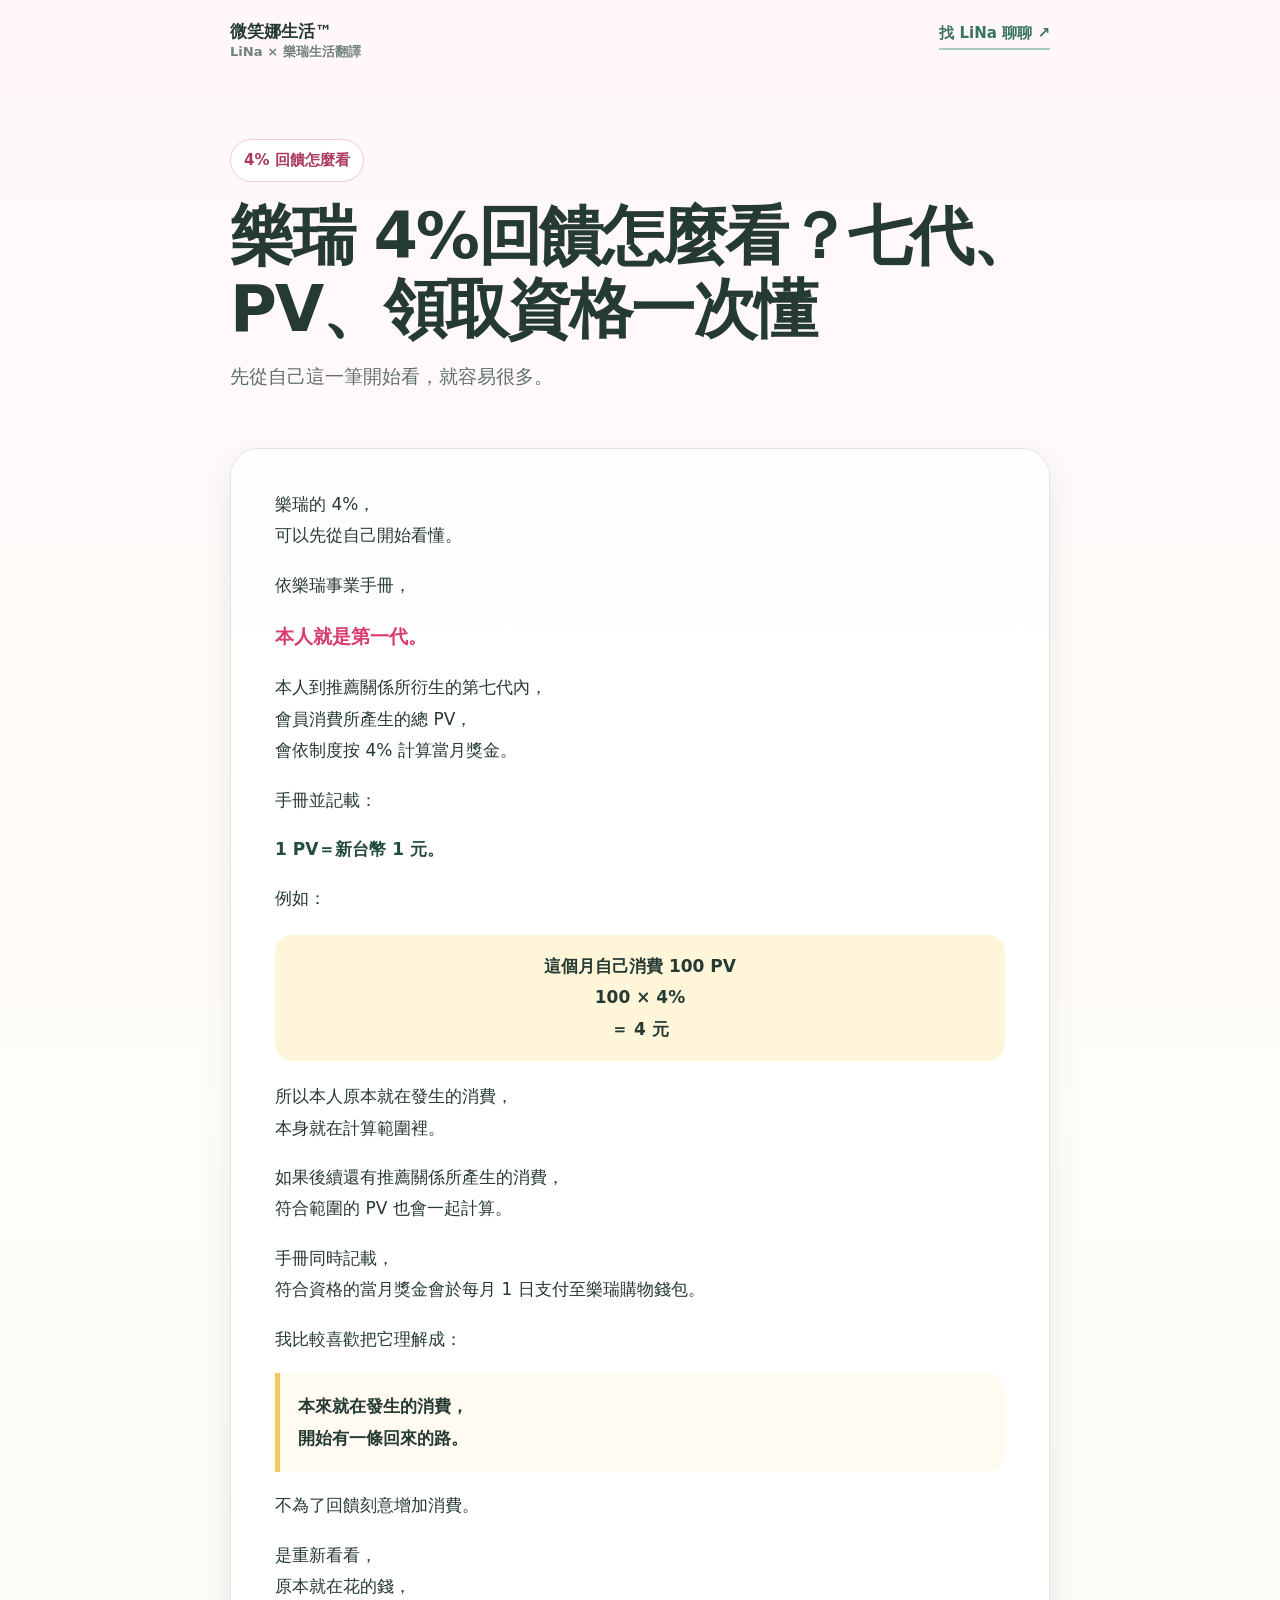
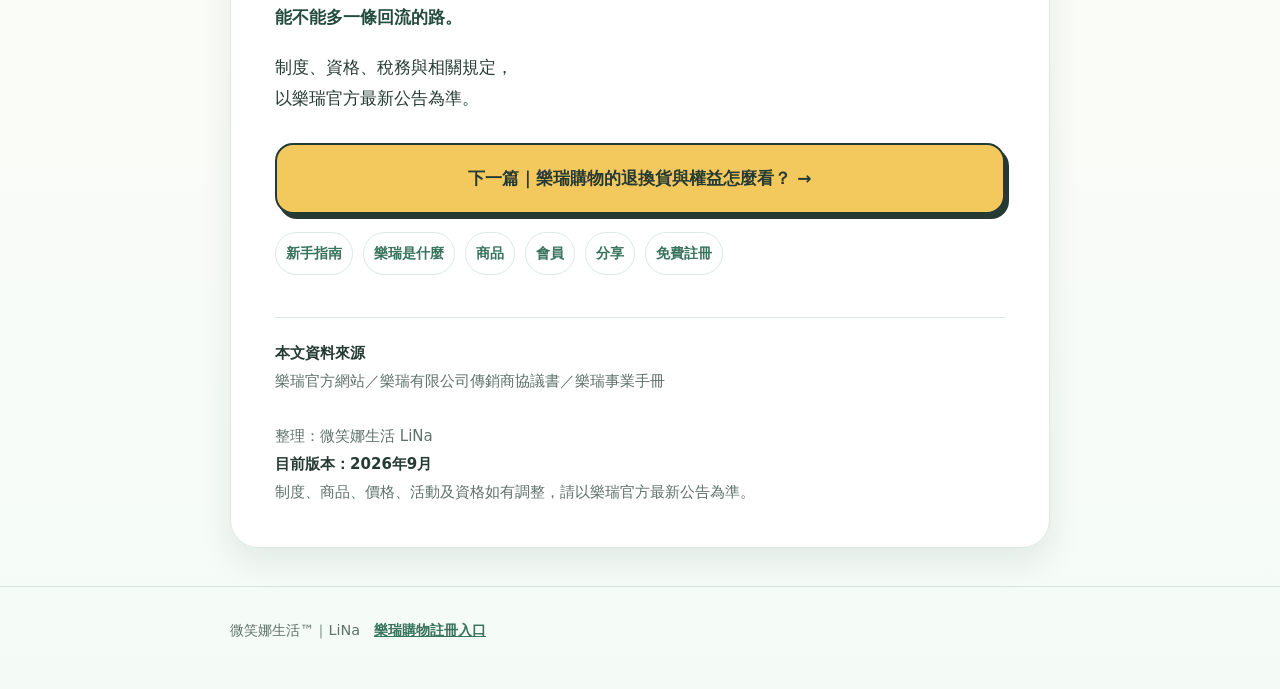
<file: reward/index.html>
<!doctype html><html lang="zh-Hant"><head><meta charset="utf-8"><meta name="viewport" content="width=device-width,initial-scale=1,viewport-fit=cover"><meta name="description" content="樂瑞 4% 回饋怎麼看？從本人第一代、100PV × 4%=4元，到第七代與樂瑞購物錢包，一次用生活語言看懂。"><meta name="robots" content="index,follow,max-image-preview:large"><link rel="canonical" href="https://smilenalife1177.github.io/lerich-register/reward/"><title>樂瑞 4%回饋怎麼看？七代、PV、領取資格一次懂｜微笑娜生活 LiNa</title><link rel="stylesheet" href="../seo.css"></head><body><header class="wrap topbar"><a class="brand" href="../">微笑娜生活™<small>LiNa × 樂瑞生活翻譯</small></a><a class="chat" href="https://www.threads.com/@_smilenalife_tw" target="_blank" rel="noopener">找 LiNa 聊聊 ↗</a></header><main class="wrap"><section class="hero"><span class="eyebrow">4% 回饋怎麼看</span><h1>樂瑞 4%回饋怎麼看？七代、PV、領取資格一次懂</h1><p class="lead">先從自己這一筆開始看，就容易很多。</p></section><article class="article"><p>樂瑞的 4%，<br>可以先從自己開始看懂。</p><p>依樂瑞事業手冊，</p><p class="big">本人就是第一代。</p><p>本人到推薦關係所衍生的第七代內，<br>會員消費所產生的總 PV，<br>會依制度按 4% 計算當月獎金。</p><p>手冊並記載：</p><p><strong>1 PV＝新台幣 1 元。</strong></p><p>例如：</p><div class="flow">這個月自己消費 100 PV<br>100 × 4%<br>＝ 4 元</div><p>所以本人原本就在發生的消費，<br>本身就在計算範圍裡。</p><p>如果後續還有推薦關係所產生的消費，<br>符合範圍的 PV 也會一起計算。</p><p>手冊同時記載，<br>符合資格的當月獎金會於每月 1 日支付至樂瑞購物錢包。</p><p>我比較喜歡把它理解成：</p><p class="quote">本來就在發生的消費，<br>開始有一條回來的路。</p><p>不為了回饋刻意增加消費。</p><p>是重新看看，<br>原本就在花的錢，<br><strong>能不能多一條回流的路。</strong></p><p>制度、資格、稅務與相關規定，<br>以樂瑞官方最新公告為準。</p><a class="next" href="../rights/">下一篇｜樂瑞購物的退換貨與權益怎麼看？ →</a><div class="mini-nav"><a href="../learn/">新手指南</a><a href="../about/">樂瑞是什麼</a><a href="../shopping/">商品</a><a href="../membership/">會員</a><a href="../sharing/">分享</a><a href="../">免費註冊</a></div><div class="sources"><strong>本文資料來源</strong><br>樂瑞官方網站／樂瑞有限公司傳銷商協議書／樂瑞事業手冊<br><br>整理：微笑娜生活 LiNa<br><strong>目前版本：2026年9月</strong><br>制度、商品、價格、活動及資格如有調整，請以樂瑞官方最新公告為準。</div></article></main><footer class="footer"><div class="wrap">微笑娜生活™｜LiNa　<a href="../">樂瑞購物註冊入口</a></div></footer></body></html>
</file>
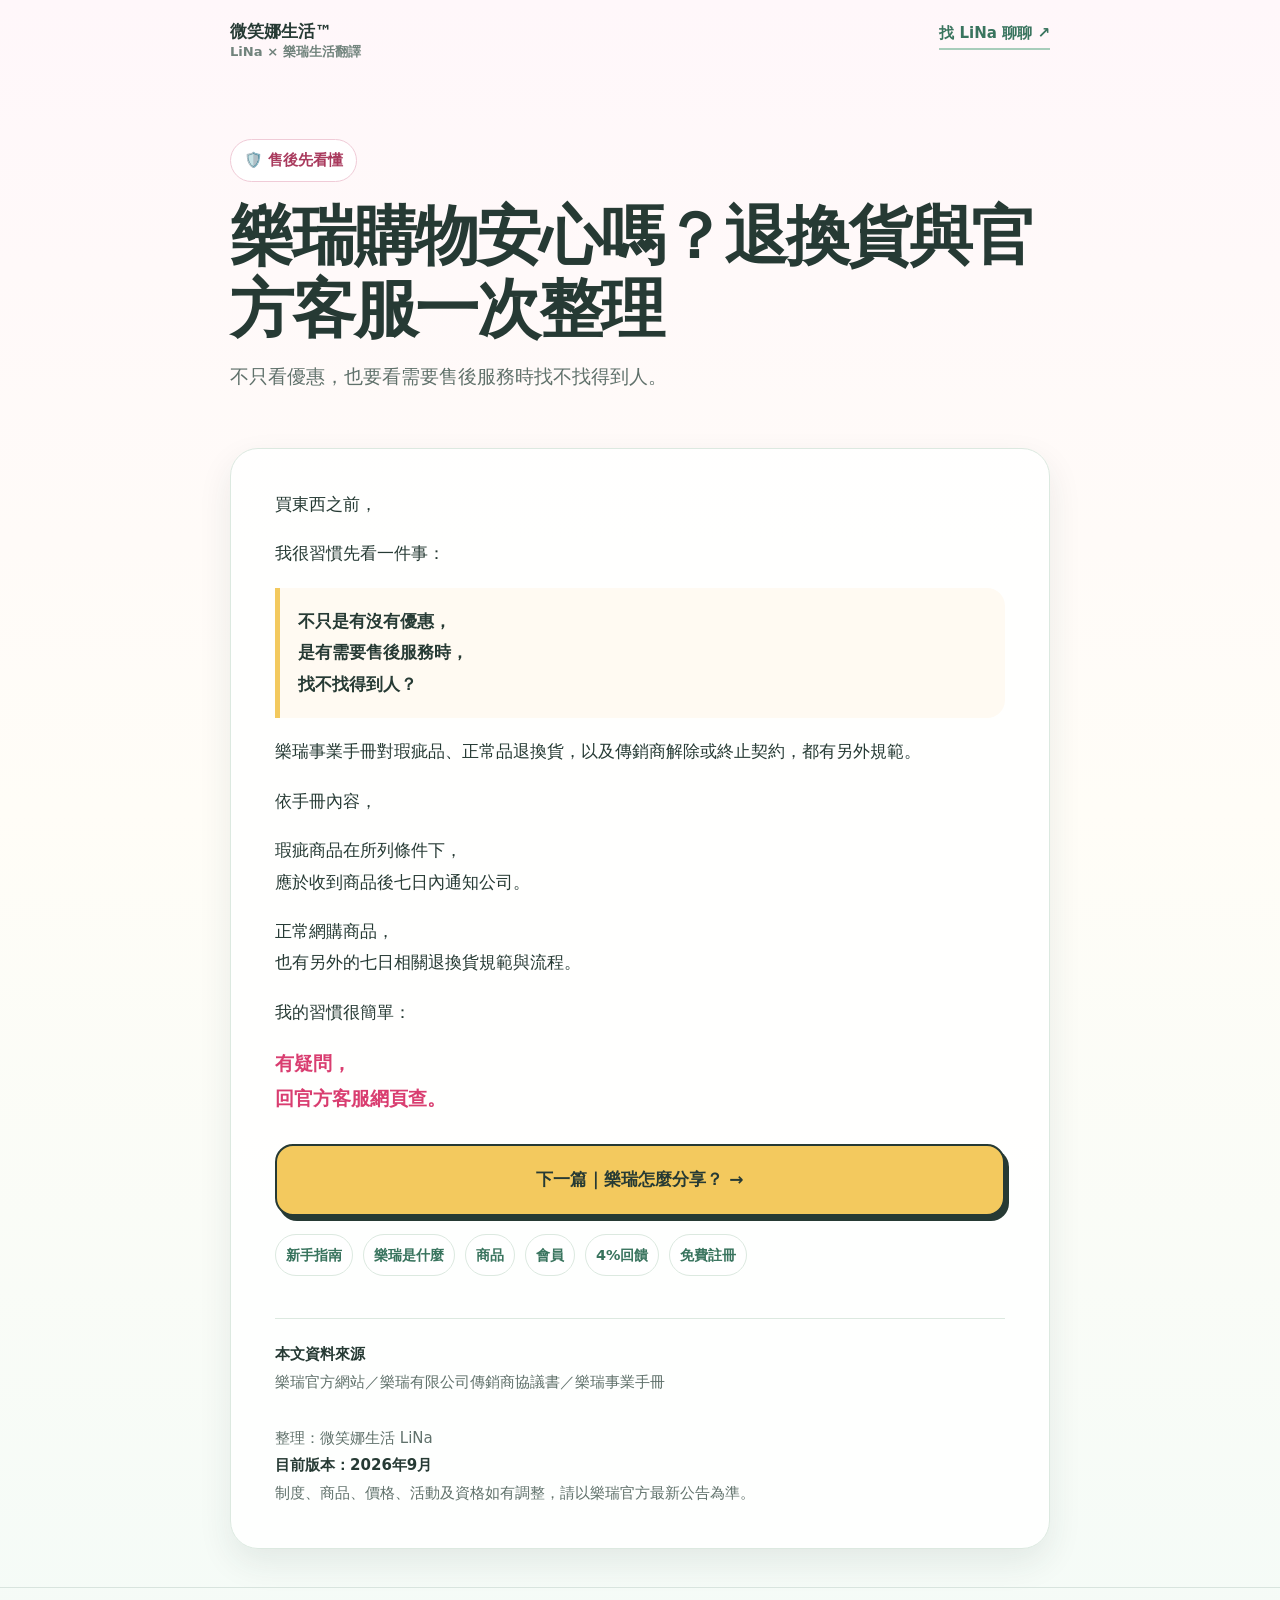
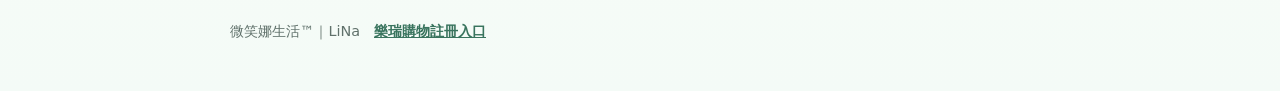
<file: rights/index.html>
<!doctype html><html lang="zh-Hant"><head><meta charset="utf-8"><meta name="viewport" content="width=device-width,initial-scale=1,viewport-fit=cover"><meta name="description" content="樂瑞購物安心嗎？整理瑕疵品、正常品退換貨與官方客服查詢方式，先知道有需要售後服務時該去哪裡找。"><meta name="robots" content="index,follow,max-image-preview:large"><link rel="canonical" href="https://smilenalife1177.github.io/lerich-register/rights/"><title>樂瑞購物安心嗎？退換貨與官方客服一次整理｜微笑娜生活 LiNa</title><link rel="stylesheet" href="../seo.css"></head><body><header class="wrap topbar"><a class="brand" href="../">微笑娜生活™<small>LiNa × 樂瑞生活翻譯</small></a><a class="chat" href="https://www.threads.com/@_smilenalife_tw" target="_blank" rel="noopener">找 LiNa 聊聊 ↗</a></header><main class="wrap"><section class="hero"><span class="eyebrow">🛡️ 售後先看懂</span><h1>樂瑞購物安心嗎？退換貨與官方客服一次整理</h1><p class="lead">不只看優惠，也要看需要售後服務時找不找得到人。</p></section><article class="article"><p>買東西之前，</p><p>我很習慣先看一件事：</p><p class="quote">不只是有沒有優惠，<br>是有需要售後服務時，<br>找不找得到人？</p><p>樂瑞事業手冊對瑕疵品、正常品退換貨，以及傳銷商解除或終止契約，都有另外規範。</p><p>依手冊內容，</p><p>瑕疵商品在所列條件下，<br>應於收到商品後七日內通知公司。</p><p>正常網購商品，<br>也有另外的七日相關退換貨規範與流程。</p><p>我的習慣很簡單：</p><p class="big">有疑問，<br>回官方客服網頁查。</p><a class="next" href="../sharing/">下一篇｜樂瑞怎麼分享？ →</a><div class="mini-nav"><a href="../learn/">新手指南</a><a href="../about/">樂瑞是什麼</a><a href="../shopping/">商品</a><a href="../membership/">會員</a><a href="../reward/">4%回饋</a><a href="../">免費註冊</a></div><div class="sources"><strong>本文資料來源</strong><br>樂瑞官方網站／樂瑞有限公司傳銷商協議書／樂瑞事業手冊<br><br>整理：微笑娜生活 LiNa<br><strong>目前版本：2026年9月</strong><br>制度、商品、價格、活動及資格如有調整，請以樂瑞官方最新公告為準。</div></article></main><footer class="footer"><div class="wrap">微笑娜生活™｜LiNa　<a href="../">樂瑞購物註冊入口</a></div></footer></body></html>
</file>
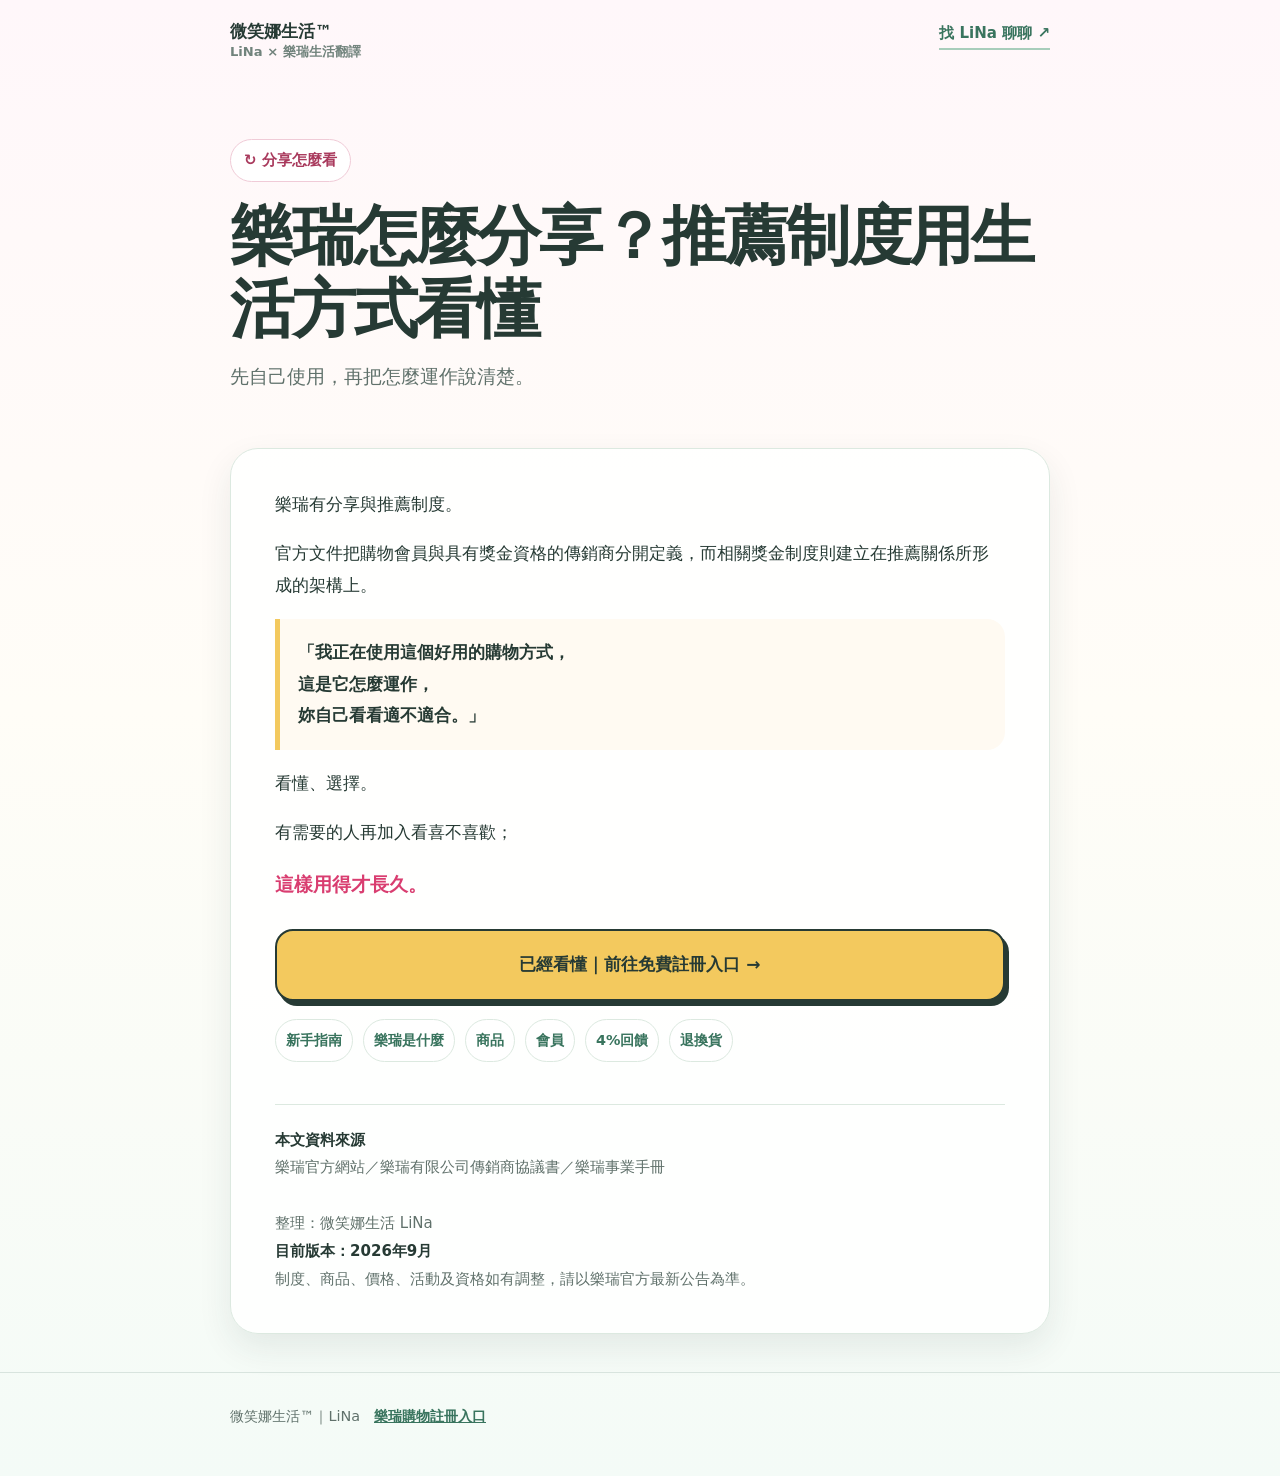
<file: sharing/index.html>
<!doctype html><html lang="zh-Hant"><head><meta charset="utf-8"><meta name="viewport" content="width=device-width,initial-scale=1,viewport-fit=cover"><meta name="description" content="樂瑞怎麼分享？用生活方式看懂推薦制度：先自己使用、把運作方式說清楚，讓對方自己看看適不適合。"><meta name="robots" content="index,follow,max-image-preview:large"><link rel="canonical" href="https://smilenalife1177.github.io/lerich-register/sharing/"><title>樂瑞怎麼分享？推薦制度用生活方式看懂｜微笑娜生活 LiNa</title><link rel="stylesheet" href="../seo.css"></head><body><header class="wrap topbar"><a class="brand" href="../">微笑娜生活™<small>LiNa × 樂瑞生活翻譯</small></a><a class="chat" href="https://www.threads.com/@_smilenalife_tw" target="_blank" rel="noopener">找 LiNa 聊聊 ↗</a></header><main class="wrap"><section class="hero"><span class="eyebrow">↻ 分享怎麼看</span><h1>樂瑞怎麼分享？推薦制度用生活方式看懂</h1><p class="lead">先自己使用，再把怎麼運作說清楚。</p></section><article class="article"><p>樂瑞有分享與推薦制度。</p><p>官方文件把購物會員與具有獎金資格的傳銷商分開定義，而相關獎金制度則建立在推薦關係所形成的架構上。</p><p class="quote">「我正在使用這個好用的購物方式，<br>這是它怎麼運作，<br>妳自己看看適不適合。」</p><p>看懂、選擇。</p><p>有需要的人再加入看喜不喜歡；</p><p class="big">這樣用得才長久。</p><a class="next" href="../">已經看懂｜前往免費註冊入口 →</a><div class="mini-nav"><a href="../learn/">新手指南</a><a href="../about/">樂瑞是什麼</a><a href="../shopping/">商品</a><a href="../membership/">會員</a><a href="../reward/">4%回饋</a><a href="../rights/">退換貨</a></div><div class="sources"><strong>本文資料來源</strong><br>樂瑞官方網站／樂瑞有限公司傳銷商協議書／樂瑞事業手冊<br><br>整理：微笑娜生活 LiNa<br><strong>目前版本：2026年9月</strong><br>制度、商品、價格、活動及資格如有調整，請以樂瑞官方最新公告為準。</div></article></main><footer class="footer"><div class="wrap">微笑娜生活™｜LiNa　<a href="../">樂瑞購物註冊入口</a></div></footer></body></html>
</file>
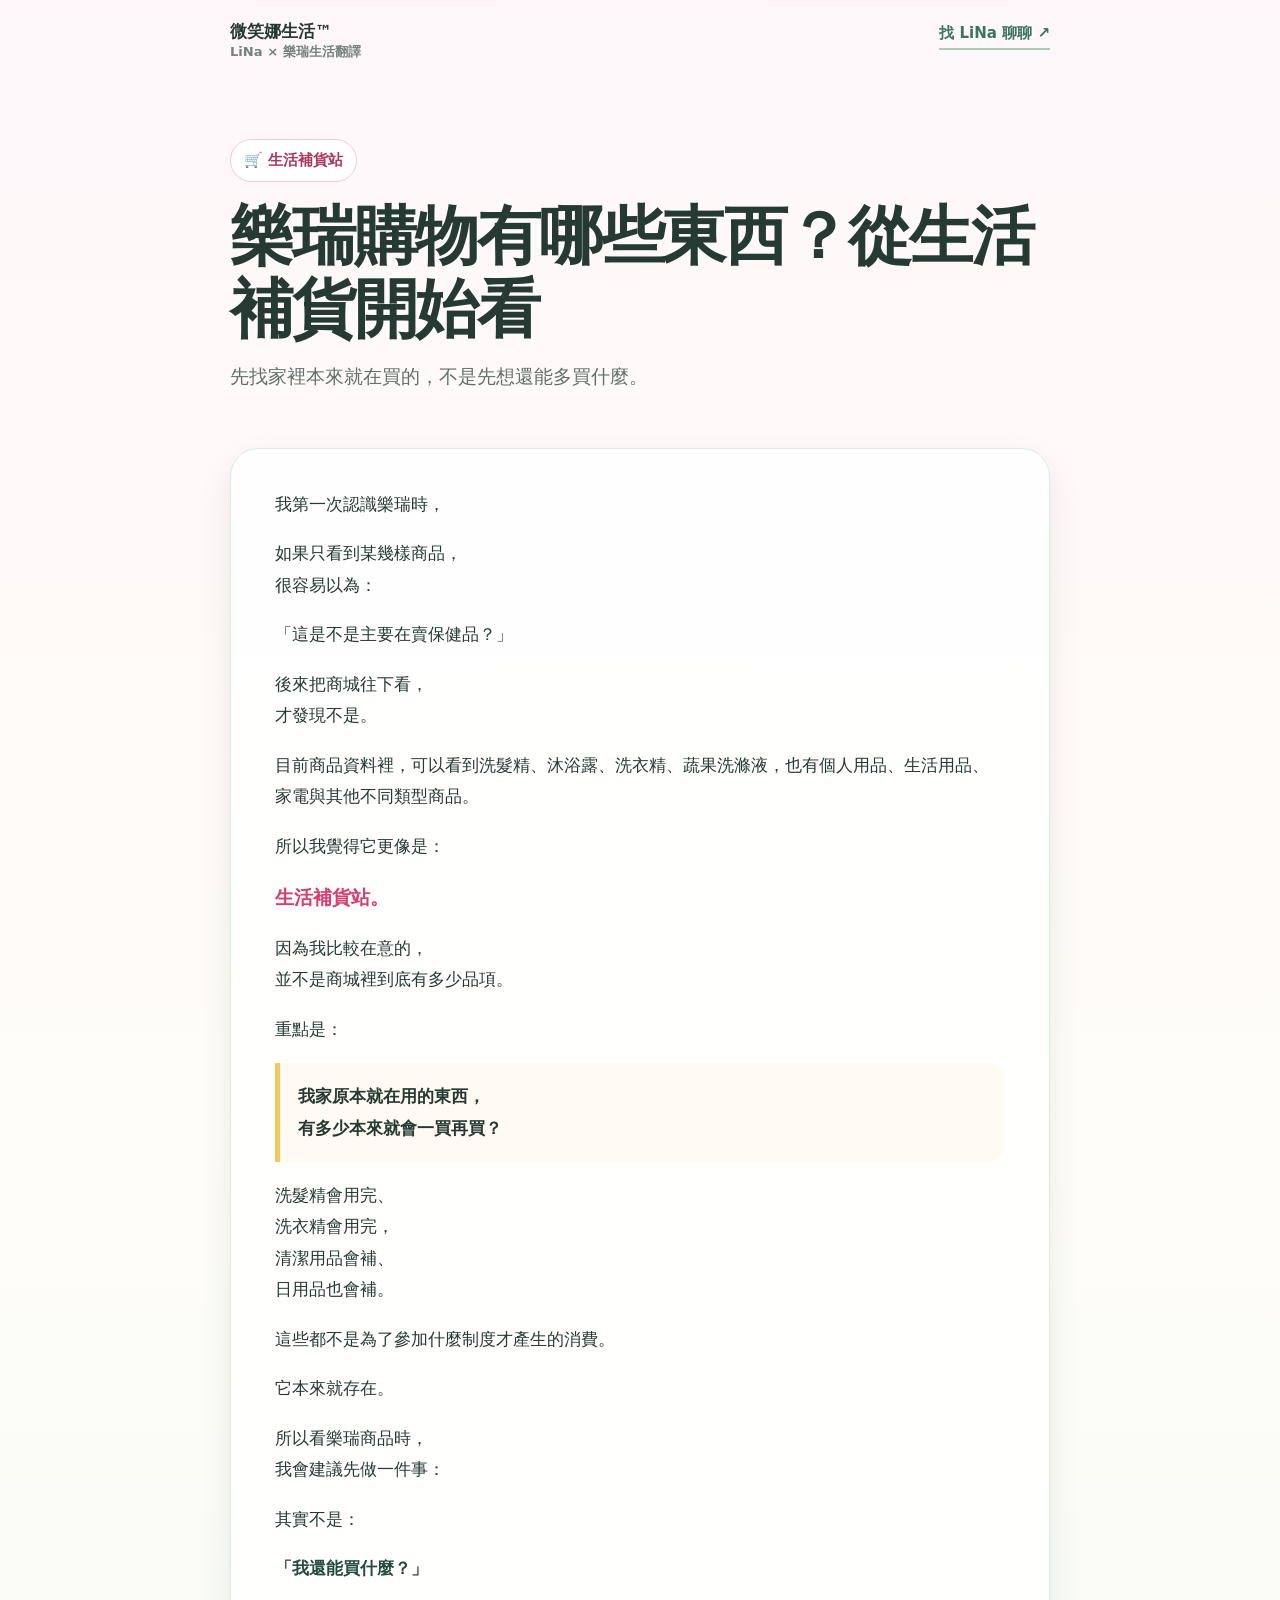
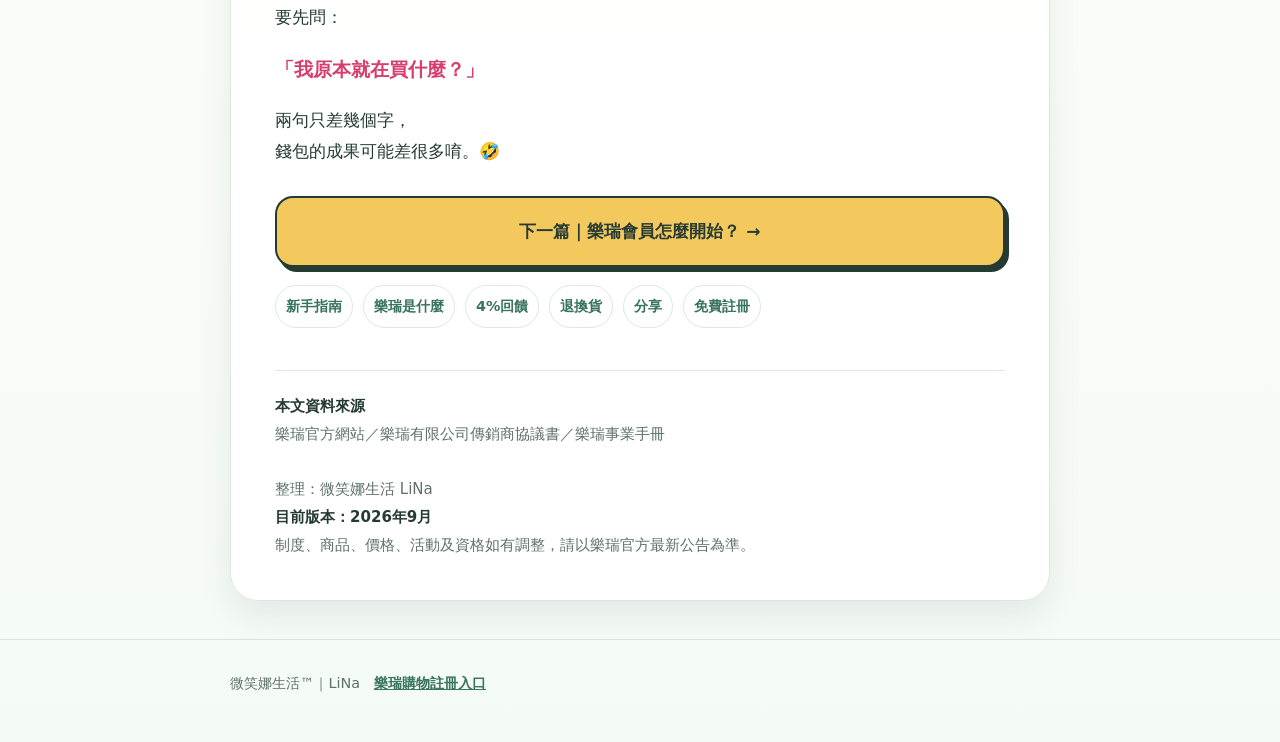
<file: shopping/index.html>
<!doctype html><html lang="zh-Hant"><head><meta charset="utf-8"><meta name="viewport" content="width=device-width,initial-scale=1,viewport-fit=cover"><meta name="description" content="樂瑞購物有哪些東西？從洗髮精、沐浴露、洗衣精到生活用品與家電，先從家裡原本就在補貨的東西開始看。"><meta name="robots" content="index,follow,max-image-preview:large"><link rel="canonical" href="https://smilenalife1177.github.io/lerich-register/shopping/"><title>樂瑞購物有哪些東西？從生活補貨開始看｜微笑娜生活 LiNa</title><link rel="stylesheet" href="../seo.css"></head><body><header class="wrap topbar"><a class="brand" href="../">微笑娜生活™<small>LiNa × 樂瑞生活翻譯</small></a><a class="chat" href="https://www.threads.com/@_smilenalife_tw" target="_blank" rel="noopener">找 LiNa 聊聊 ↗</a></header><main class="wrap"><section class="hero"><span class="eyebrow">🛒 生活補貨站</span><h1>樂瑞購物有哪些東西？從生活補貨開始看</h1><p class="lead">先找家裡本來就在買的，不是先想還能多買什麼。</p></section><article class="article"><p>我第一次認識樂瑞時，</p><p>如果只看到某幾樣商品，<br>很容易以為：</p><p>「這是不是主要在賣保健品？」</p><p>後來把商城往下看，<br>才發現不是。</p><p>目前商品資料裡，可以看到洗髮精、沐浴露、洗衣精、蔬果洗滌液，也有個人用品、生活用品、家電與其他不同類型商品。</p><p>所以我覺得它更像是：</p><p class="big">生活補貨站。</p><p>因為我比較在意的，<br>並不是商城裡到底有多少品項。</p><p>重點是：</p><p class="quote">我家原本就在用的東西，<br>有多少本來就會一買再買？</p><p>洗髮精會用完、<br>洗衣精會用完，<br>清潔用品會補、<br>日用品也會補。</p><p>這些都不是為了參加什麼制度才產生的消費。</p><p>它本來就存在。</p><p>所以看樂瑞商品時，<br>我會建議先做一件事：</p><p>其實不是：</p><p><strong>「我還能買什麼？」</strong></p><p>要先問：</p><p class="big">「我原本就在買什麼？」</p><p>兩句只差幾個字，<br>錢包的成果可能差很多唷。🤣</p><a class="next" href="../membership/">下一篇｜樂瑞會員怎麼開始？ →</a><div class="mini-nav"><a href="../learn/">新手指南</a><a href="../about/">樂瑞是什麼</a><a href="../reward/">4%回饋</a><a href="../rights/">退換貨</a><a href="../sharing/">分享</a><a href="../">免費註冊</a></div><div class="sources"><strong>本文資料來源</strong><br>樂瑞官方網站／樂瑞有限公司傳銷商協議書／樂瑞事業手冊<br><br>整理：微笑娜生活 LiNa<br><strong>目前版本：2026年9月</strong><br>制度、商品、價格、活動及資格如有調整，請以樂瑞官方最新公告為準。</div></article></main><footer class="footer"><div class="wrap">微笑娜生活™｜LiNa　<a href="../">樂瑞購物註冊入口</a></div></footer></body></html>
</file>
<file: seo.css>
:root{--ink:#263a34;--muted:#60716b;--pink:#d93d70;--softpink:#fff3f7;--green:#39745e;--gold:#f3c95e;--cream:#fffaf2;--line:#dce9e0;--shadow:0 14px 34px rgba(38,58,52,.09)}
*{box-sizing:border-box}html{scroll-behavior:smooth;-webkit-text-size-adjust:100%}body{margin:0;background:linear-gradient(180deg,#fff7fa 0,#fffdf7 48%,#f4fbf7 100%);color:var(--ink);font-family:"Noto Sans TC","PingFang TC","Microsoft JhengHei",system-ui,sans-serif;font-size:18px;line-height:1.85}a{color:inherit}.wrap{width:min(100% - 28px,820px);margin:auto}.topbar{display:flex;justify-content:space-between;align-items:flex-start;gap:14px;padding:16px 0}.brand{text-decoration:none;font-weight:900;line-height:1.35}.brand small{display:block;font-size:.82rem;color:#71837c;font-weight:700}.chat{font-size:.94rem;font-weight:900;color:var(--green);text-decoration:none;border-bottom:2px solid #a8cdbb;white-space:nowrap}.hero{padding:38px 0 24px}.eyebrow{display:inline-flex;padding:7px 13px;border:1px solid #f0cbd7;background:#fff;border-radius:99px;font-size:.94rem;font-weight:900;color:#a93a5d}.hero h1{font-size:clamp(2.25rem,10vw,4rem);line-height:1.13;letter-spacing:-.035em;margin:18px 0 14px}.hero .lead{font-size:1.12rem;color:var(--muted);margin:0}.article{background:rgba(255,255,255,.9);border:1px solid var(--line);border-radius:28px;padding:26px 22px;box-shadow:var(--shadow);margin:24px auto 38px}.article p{margin:0 0 18px}.article strong{font-weight:900;color:#244c3e}.article .big{font-size:1.18rem;font-weight:900;color:var(--pink)}.article .flow{padding:16px 18px;background:#fff6d9;border-radius:18px;font-weight:900;text-align:center;margin:20px 0}.article .quote{padding:18px 18px;border-left:5px solid var(--gold);background:var(--cream);border-radius:0 18px 18px 0;font-weight:800}.next{display:block;margin:28px 0 8px;padding:18px 20px;border:2px solid var(--ink);border-radius:18px;background:var(--gold);text-decoration:none;font-weight:900;text-align:center;box-shadow:4px 5px 0 var(--ink)}.secondary{background:#fff}.sources{margin:42px 0 0;padding:22px 0 0;border-top:1px solid var(--line);color:var(--muted);font-size:.94rem}.sources strong{color:var(--ink)}.footer{padding:30px 0 46px;border-top:1px solid #d8e4de;color:var(--muted);font-size:.9rem}.footer a{font-weight:800;color:var(--green)}.mini-nav{display:flex;gap:10px;flex-wrap:wrap;margin:18px 0 0}.mini-nav a{font-size:.9rem;color:var(--green);font-weight:800;text-decoration:none;background:#fff;border:1px solid var(--line);padding:7px 10px;border-radius:99px}@media(min-width:761px){body{font-size:17px}.wrap{width:min(100% - 42px,820px)}.hero{padding:58px 0 30px}.article{padding:40px 44px}.topbar{padding:20px 0}.hero .lead{font-size:1.18rem}}@media(max-width:430px){body{font-size:18px}.wrap{width:min(100% - 24px,820px)}.hero h1{font-size:2.32rem}.article{padding:24px 19px}.chat{font-size:.88rem}}
</file>
